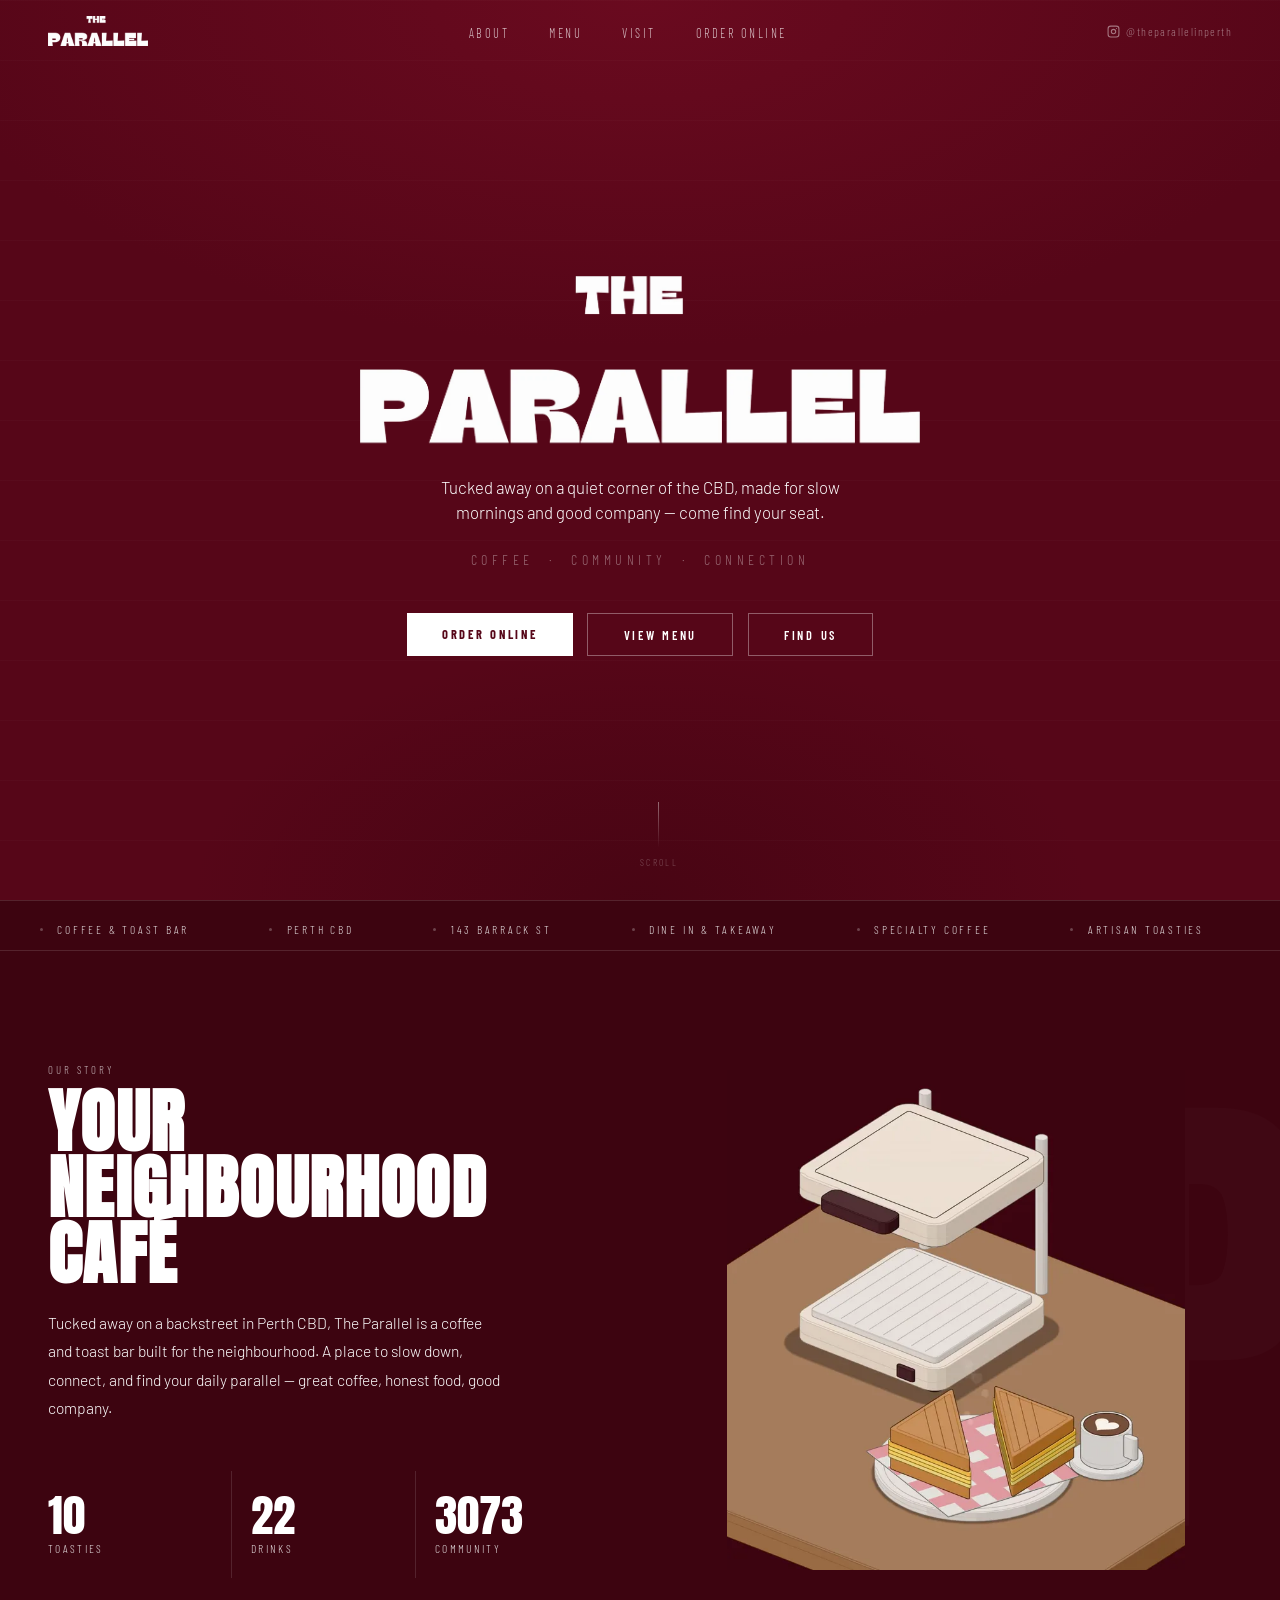
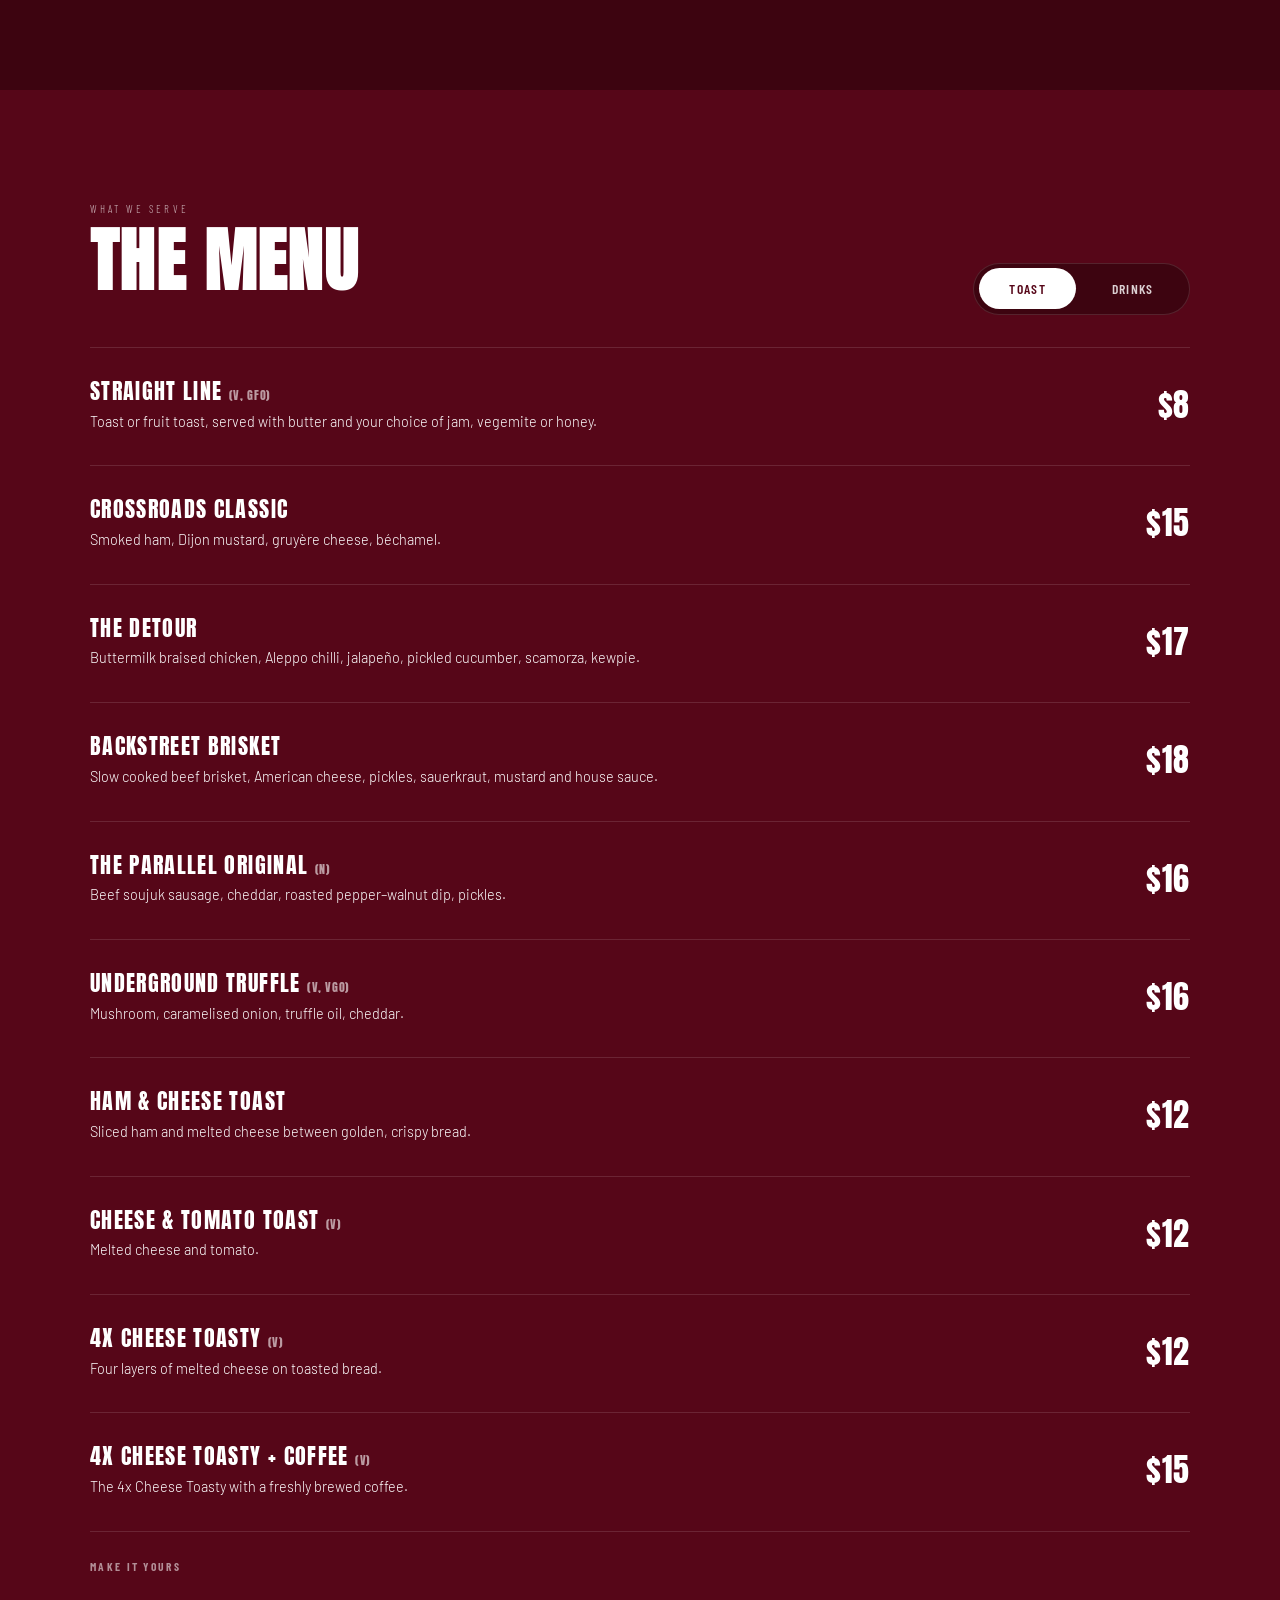
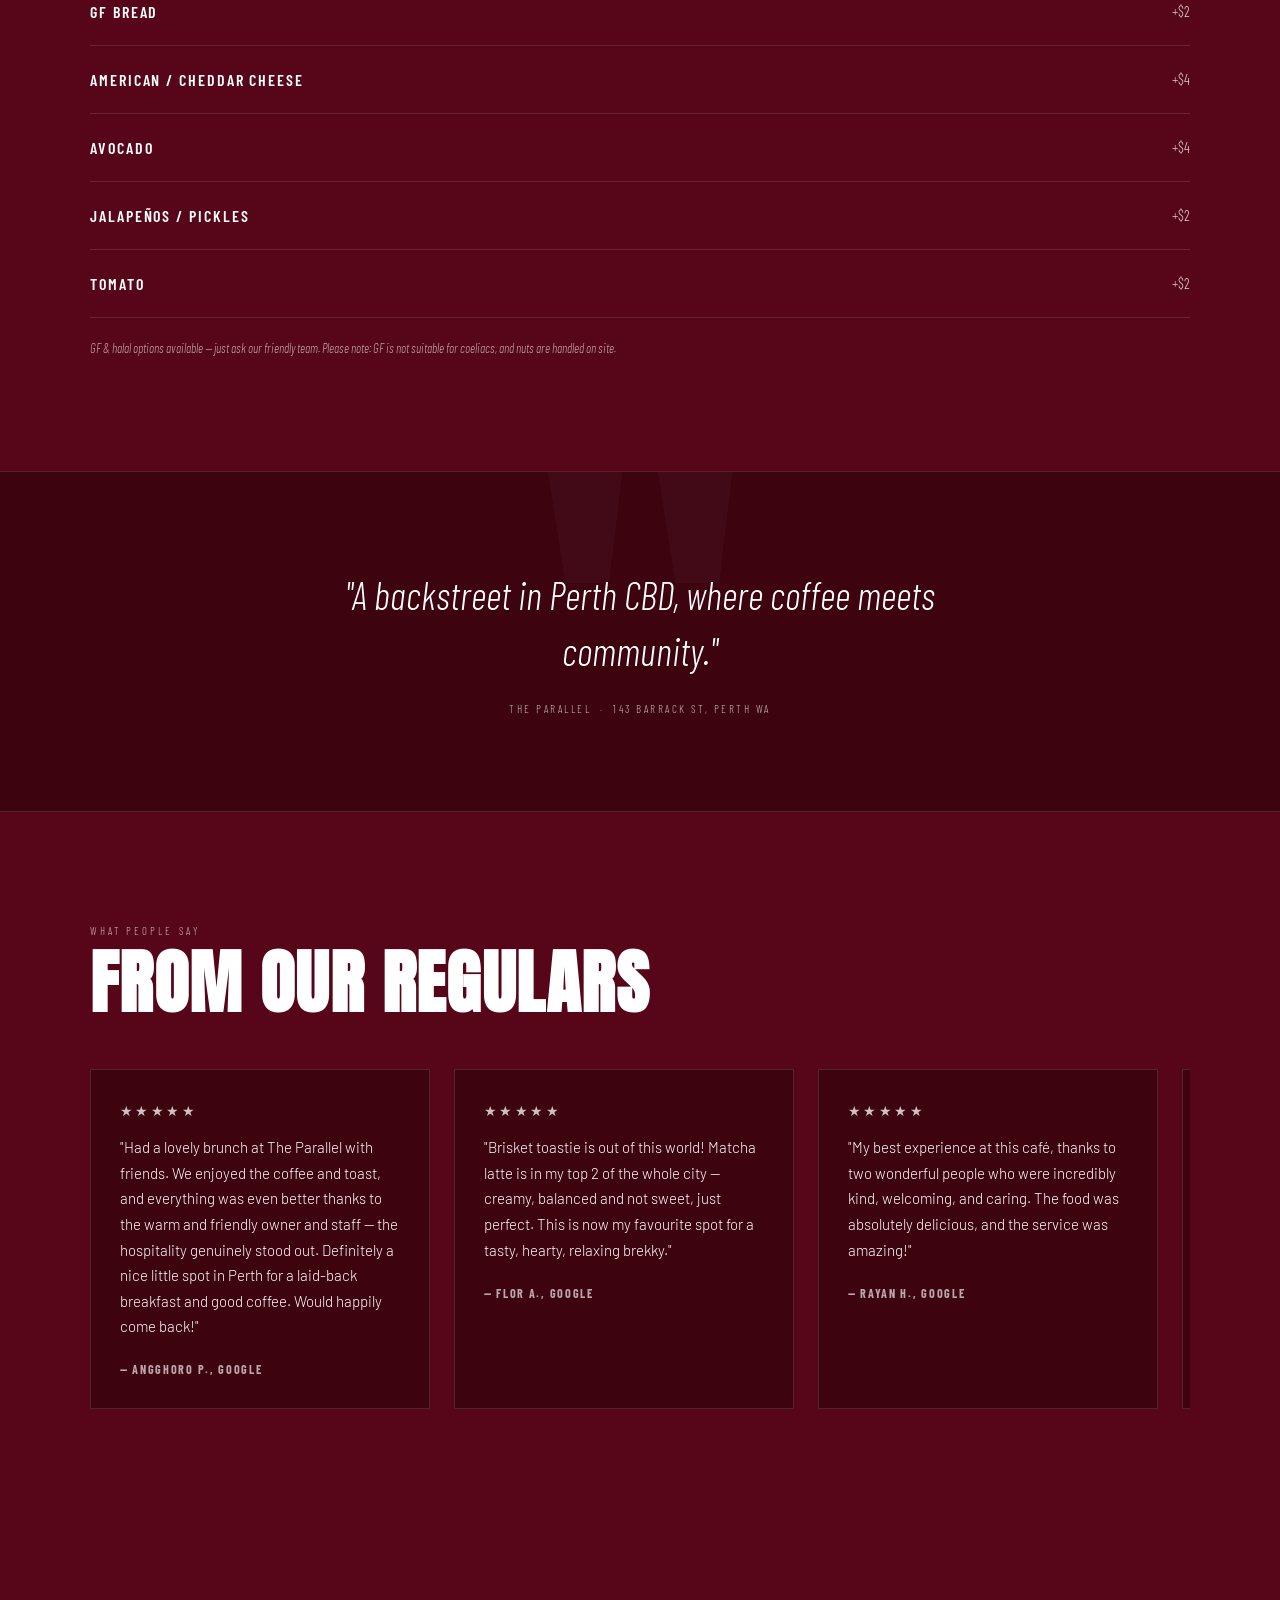
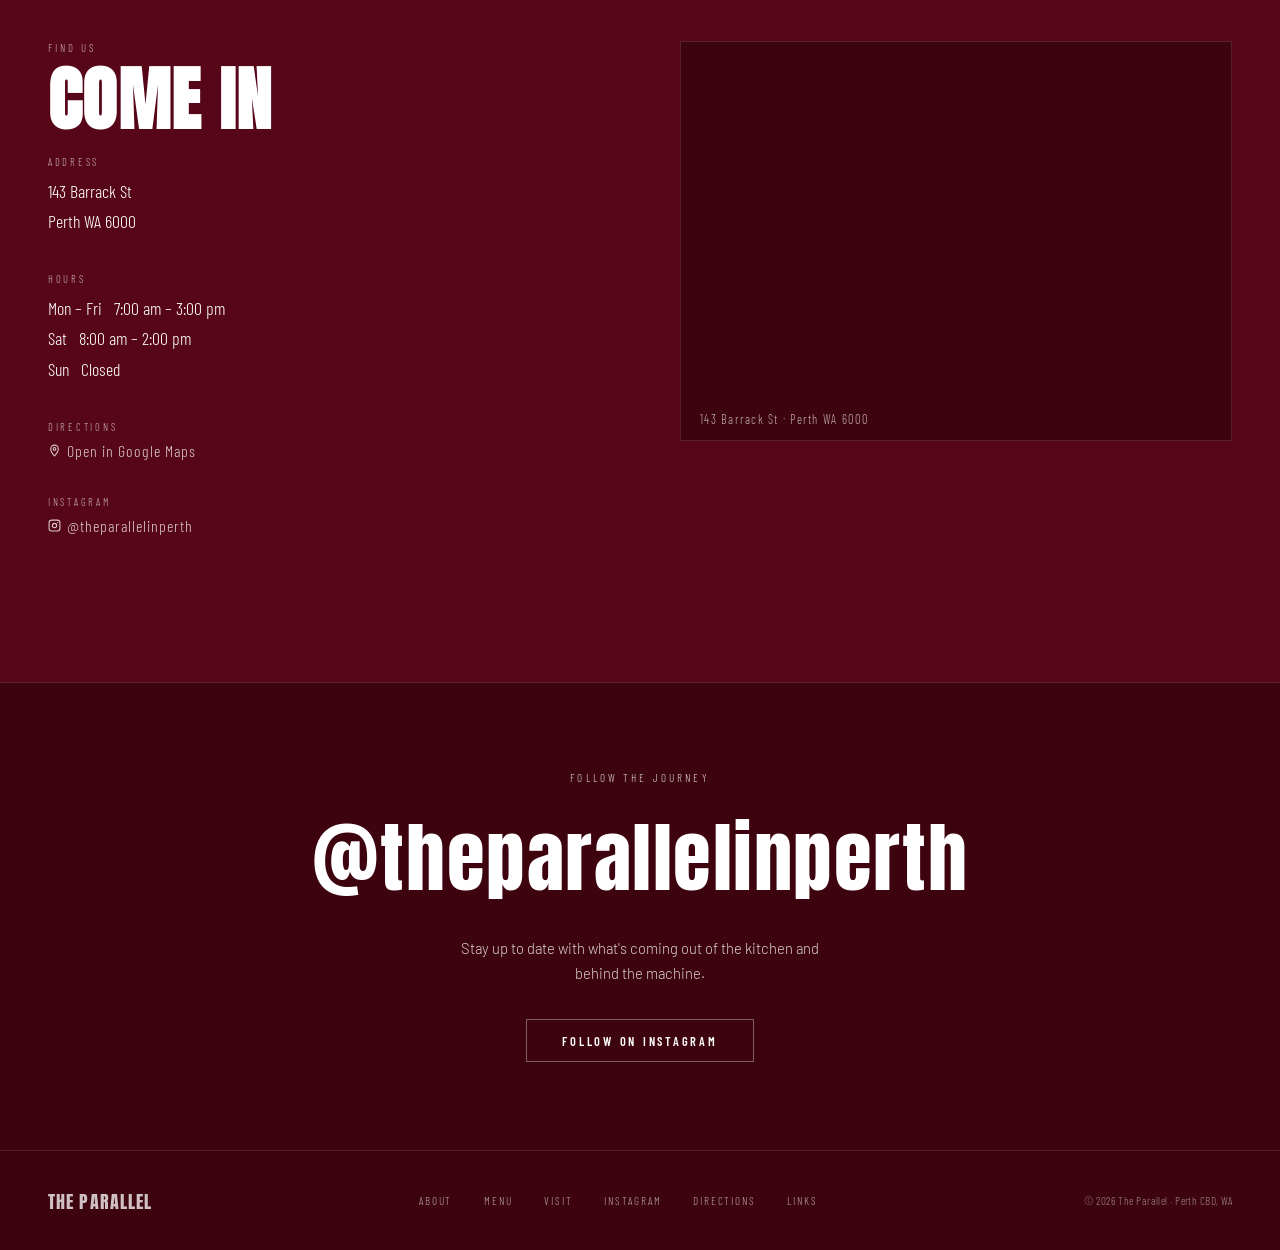
<file: index.html>
<!DOCTYPE html>
<html lang="en">
<head>
  <meta charset="UTF-8" />
  <meta name="viewport" content="width=device-width, initial-scale=1.0" />
  <title>The Parallel — Coffee & Toast Bar, Perth CBD</title>
  <meta name="google-site-verification" content="RcFF8YAbSzO_ugZBSdO6qDhbDFl3IJp9bPpXlr9yNxs" />
  <meta name="description" content="The Parallel is a coffee and toast bar tucked away on a backstreet in Perth CBD — 143 Barrack St. Great coffee, honest food, good company. Now open." />
  <link rel="canonical" href="https://theparallel.com.au/" />

  <meta property="og:type" content="website" />
  <meta property="og:site_name" content="The Parallel" />
  <meta property="og:title" content="The Parallel — Coffee & Toast Bar, Perth CBD" />
  <meta property="og:description" content="A coffee and toast bar tucked away on a backstreet in Perth CBD — 143 Barrack St. Great coffee, honest food, good company. Now open." />
  <meta property="og:url" content="https://theparallel.com.au/" />
  <meta property="og:image" content="https://theparallel.com.au/images/mascot.webp" />
  <meta property="og:image:width" content="1200" />
  <meta property="og:image:height" content="954" />
  <meta property="og:locale" content="en_AU" />

  <meta name="twitter:card" content="summary_large_image" />
  <meta name="twitter:title" content="The Parallel — Coffee & Toast Bar, Perth CBD" />
  <meta name="twitter:description" content="A coffee and toast bar tucked away on a backstreet in Perth CBD — 143 Barrack St. Great coffee, honest food, good company. Now open." />
  <meta name="twitter:image" content="https://theparallel.com.au/images/mascot.webp" />

  <script type="application/ld+json">
  {
    "@context": "https://schema.org",
    "@type": "CafeOrCoffeeShop",
    "name": "The Parallel",
    "image": "https://theparallel.com.au/images/mascot.webp",
    "url": "https://theparallel.com.au/",
    "address": {
      "@type": "PostalAddress",
      "streetAddress": "143 Barrack St",
      "addressLocality": "Perth",
      "addressRegion": "WA",
      "postalCode": "6000",
      "addressCountry": "AU"
    },
    "geo": {
      "@type": "GeoCoordinates",
      "latitude": -31.9526,
      "longitude": 115.8610
    },
    "openingHoursSpecification": [
      {
        "@type": "OpeningHoursSpecification",
        "dayOfWeek": ["Monday", "Tuesday", "Wednesday", "Thursday", "Friday"],
        "opens": "07:00",
        "closes": "15:00"
      },
      {
        "@type": "OpeningHoursSpecification",
        "dayOfWeek": ["Saturday"],
        "opens": "08:00",
        "closes": "14:00"
      }
    ],
    "servesCuisine": "Coffee, Toasties",
      "hasMenu": "https://theparallel.com.au/#menu",
      "acceptsReservations": false,
    "priceRange": "$$",
    "sameAs": [
      "https://www.instagram.com/theparallelinperth",
      "https://www.google.com/maps?cid=2105697001141110916"
    ]
  }
  </script>

  <link rel="preconnect" href="https://fonts.googleapis.com" />
  <link rel="preconnect" href="https://fonts.gstatic.com" crossorigin />
  <link href="https://fonts.googleapis.com/css2?family=Anton&family=Barlow+Condensed:ital,wght@0,300;0,400;0,600;0,700;1,300&family=Barlow:wght@300;400;500&display=swap" rel="stylesheet" />
  <style>
    *, *::before, *::after { box-sizing: border-box; margin: 0; padding: 0; }
    :root {
      --paper:          #560618;
      --paper-dark:     #3D0410;
      --paper-mid:      #720C22;
      --paper-dark-rgb: 61,4,16;
      --paper-mid-rgb:  114,12,34;
      --ink:            #FFFFFF;
      --ink-rgb:        255,255,255;
      --muted:          rgba(var(--ink-rgb),0.82);
      --border:         rgba(var(--ink-rgb),0.12);
    }
    html { scroll-behavior: smooth; }
    body {
      background: var(--paper);
      color: var(--ink);
      font-family: 'Barlow', sans-serif;
      font-weight: 300;
      overflow-x: hidden;
    }

    /* NAV */
    nav {
      position: fixed; top: 0; left: 0; right: 0; z-index: 100;
      display: flex; align-items: center; justify-content: space-between;
      padding: 1rem 3rem;
      border-bottom: 1px solid transparent;
      transition: background .4s, border-color .4s;
    }
    nav.scrolled {
      background: rgba(var(--paper-dark-rgb),.96);
      backdrop-filter: blur(14px);
      border-bottom-color: var(--border);
    }
    .nav-logo { display:flex; align-items:center; text-decoration:none; }
    .nav-logo img { height:30px; width:auto; display:block; }
    .nav-links { display:flex; gap:2.5rem; list-style:none; }
    .nav-links a {
      font-family:'Barlow Condensed',sans-serif;
      font-size:.78rem; letter-spacing:.2em; text-transform:uppercase;
      color:rgba(var(--ink-rgb),.7); text-decoration:none; transition:color .2s;
    }
    .nav-links a:hover { color:var(--ink); }
    .nav-insta {
      display:flex; align-items:center; gap:.4rem;
      font-family:'Barlow Condensed',sans-serif;
      font-size:.73rem; letter-spacing:.12em;
      color:rgba(var(--ink-rgb),.45); text-decoration:none; transition:color .2s;
    }
    .nav-insta:hover { color:var(--ink); }

    /* HERO */
    .hero {
      min-height:100vh;
      display:flex; flex-direction:column; align-items:center; justify-content:center;
      text-align:center; padding:7rem 2rem 5rem;
      position:relative; overflow:hidden;
      background:var(--paper);
    }
    .hero::before {
      content:''; position:absolute; inset:0; pointer-events:none;
      background:
        radial-gradient(ellipse 80% 55% at 50% 0%, rgba(var(--paper-mid-rgb),.7) 0%, transparent 70%),
        radial-gradient(ellipse 50% 40% at 50% 100%, rgba(var(--paper-dark-rgb),.55) 0%, transparent 70%);
    }
    .hero::after {
      content:''; position:absolute; inset:0; pointer-events:none;
      background:repeating-linear-gradient(
        0deg, transparent, transparent 59px,
        rgba(var(--ink-rgb),.018) 59px, rgba(var(--ink-rgb),.018) 60px
      );
    }
    .hero-h1 { margin: 0; font-size: inherit; line-height: 0; }
    .sr-only { position: absolute; width: 1px; height: 1px; overflow: hidden; clip: rect(0 0 0 0); white-space: nowrap; }
    .hero-logo {
      width:min(560px,82vw); height:auto;
      position:relative; z-index:1;
      margin-bottom:2rem;
      opacity:0; animation:fadeDown 1s .3s cubic-bezier(.16,1,.3,1) forwards;
    }
    .hero-badge {
      font-family:'Barlow Condensed',sans-serif;
      font-size:clamp(.62rem,1.6vw,.72rem); font-weight:600; letter-spacing:.24em; text-transform:uppercase;
      color:var(--ink);
      background:rgba(var(--ink-rgb),.10);
      border:1px solid rgba(var(--ink-rgb),.3);
      border-radius:999px;
      padding:.5rem 1.3rem;
      margin-bottom:1.1rem;
      position:relative; z-index:1; display:inline-block;
      opacity:0; animation:fadeUp .8s .5s forwards;
    }
    .hero-opening-line {
      font-size:clamp(.92rem,2.2vw,1.05rem); line-height:1.5;
      color:var(--ink); max-width:420px; margin:0 auto 1.6rem;
      position:relative; z-index:1;
      opacity:0; animation:fadeUp .8s .6s forwards;
    }
    .hero-tagline {
      font-family:'Barlow Condensed',sans-serif;
      font-size:clamp(.7rem,2vw,.88rem); letter-spacing:.32em; text-transform:uppercase;
      color:rgba(var(--ink-rgb),.38);
      margin-bottom:2.8rem; position:relative; z-index:1;
      opacity:0; animation:fadeUp .8s .7s forwards;
    }
    .hero-btns {
      display:flex; gap:.9rem; flex-wrap:wrap; justify-content:center;
      position:relative; z-index:1;
      opacity:0; animation:fadeUp .8s .95s forwards;
    }
    .btn-primary {
      padding:.85rem 2.2rem; background:var(--ink); color:var(--paper);
      font-family:'Barlow Condensed',sans-serif; font-size:.78rem; font-weight:700;
      letter-spacing:.22em; text-transform:uppercase;
      text-decoration:none; display:inline-block;
      transition:opacity .2s, transform .2s;
    }
    .btn-primary:hover { opacity:.88; transform:translateY(-2px); }
    .btn-ghost {
      padding:.85rem 2.2rem; border:1px solid rgba(var(--ink-rgb),.35); color:var(--ink);
      font-family:'Barlow Condensed',sans-serif; font-size:.78rem; font-weight:600;
      letter-spacing:.22em; text-transform:uppercase;
      text-decoration:none; display:inline-block;
      transition:border-color .2s, background .2s;
    }
    .btn-ghost:hover { border-color:var(--ink); background:rgba(var(--ink-rgb),.06); }
    .hero-scroll {
      position:absolute; bottom:2rem; left:50%; transform:translateX(-50%);
      display:flex; flex-direction:column; align-items:center; gap:.5rem; z-index:1;
      opacity:0; animation:fadeUp 1s 1.5s forwards;
    }
    .scroll-line {
      width:1px; height:46px;
      background:linear-gradient(to bottom, rgba(var(--ink-rgb),.4), transparent);
      animation:scrollAnim 2s ease-in-out infinite;
    }
    .scroll-text {
      font-family:'Barlow Condensed',sans-serif;
      font-size:.6rem; letter-spacing:.24em; text-transform:uppercase;
      color:rgba(var(--ink-rgb),.28);
    }

    /* TICKER */
    .ticker {
      background:var(--paper-dark);
      border-top:1px solid var(--border); border-bottom:1px solid var(--border);
      padding:.85rem 0; overflow:hidden;
    }
    .ticker-track { display:inline-flex; white-space:nowrap; animation:ticker 28s linear infinite; }
    .t-item {
      display:inline-flex; align-items:center; gap:.9rem; padding:0 2.5rem;
      font-family:'Barlow Condensed',sans-serif;
      font-size:.72rem; letter-spacing:.24em; text-transform:uppercase; color:var(--muted);
    }
    .t-dot { width:3px; height:3px; border-radius:50%; background:rgba(var(--ink-rgb),.25); flex-shrink:0; }

    /* SHARED */
    .eyebrow {
      display:block; font-family:'Barlow Condensed',sans-serif;
      font-size:.68rem; letter-spacing:.28em; text-transform:uppercase;
      color:rgba(var(--ink-rgb),.68); margin-bottom:.75rem;
    }
    .section-heading {
      font-family:'Anton',sans-serif;
      font-size:clamp(2.4rem,5.5vw,4.8rem);
      letter-spacing:.02em; line-height:.94; color:var(--ink);
      margin-bottom:1.4rem;
    }
    .body-copy { font-size:.98rem; line-height:1.82; color:var(--ink); max-width:460px; }

    /* ABOUT */
    .about {
      padding:7rem 3rem; background:var(--paper-dark);
      position:relative; overflow:hidden;
    }
    .about::before {
      content:'TP'; position:absolute; font-family:'Anton',sans-serif;
      font-size:38vw; color:rgba(var(--ink-rgb),.016);
      right:-3vw; top:50%; transform:translateY(-50%);
      line-height:1; pointer-events:none; user-select:none;
    }
    .about-grid {
      display:grid; grid-template-columns:1fr 1fr; gap:5rem;
      align-items:center; max-width:1200px; margin:0 auto;
      position:relative; z-index:1;
    }
    .pillars { display:grid; grid-template-columns:repeat(3,1fr); margin-top:3rem; }
    .pillar {
      padding:1.4rem 0; border-right:1px solid var(--border);
      padding-right:1.2rem; padding-left:1.2rem;
    }
    .pillar:first-child { padding-left:0; }
    .pillar:last-child { border-right:none; }
    .p-num { font-family:'Anton',sans-serif; font-size:2.8rem; color:var(--ink); line-height:1; margin-bottom:.2rem; }
    .p-lbl { font-family:'Barlow Condensed',sans-serif; font-size:.72rem; letter-spacing:.2em; text-transform:uppercase; color:var(--muted); }
    a.pillar { text-decoration:none; display:block; transition:opacity .2s; }
    a.pillar:hover { opacity:.7; }
    .about-visual { position:relative; height:500px; }
    .av-main { position:absolute; top:0; left:0; width:84%; height:88%; background:var(--paper-mid); overflow:hidden; }
    .av-main img, .av-main video { width:100%; height:100%; object-fit:contain; opacity:1; filter:none; display:block; }
    /* The toastie + coffee scene, drawn on the section's own colour. */
    .av-main.av-video { background:none; width:100%; height:100%; }
    .av-video ~ .av-box { display:none; }
    .av-main.av-video video {
      width:auto; max-width:100%; aspect-ratio:720/786; margin:0 auto; object-fit:cover; pointer-events:none;
    }
    .av-box {
      position:absolute; bottom:0; left:0; width:46%; height:37%;
      background:var(--paper); border:1px solid var(--border);
      display:flex; flex-direction:column; align-items:center; justify-content:center;
      text-align:center; padding:1.2rem;
    }
    .av-box-title { font-family:'Anton',sans-serif; font-size:1.5rem; line-height:1.1; color:var(--ink); }
    .av-box-sub { font-family:'Barlow Condensed',sans-serif; font-size:.68rem; letter-spacing:.2em; text-transform:uppercase; color:var(--muted); margin-top:.45rem; }

    /* MENU */
    .menu-section { padding:7rem 3rem; background:var(--paper); }
    .menu-inner { max-width:1100px; margin:0 auto; }
    .menu-top {
      display:flex; align-items:flex-end; justify-content:space-between;
      padding-bottom:2rem; border-bottom:1px solid var(--border);
    }
    .tab-group {
      display:flex; gap:.3rem; background:var(--paper-dark);
      border:1px solid var(--border); border-radius:999px; padding:.3rem;
    }
    .tab-btn {
      padding:.75rem 1.9rem; position:relative; border-radius:999px;
      font-family:'Barlow Condensed',sans-serif; font-size:.85rem; font-weight:600; letter-spacing:.1em; text-transform:uppercase;
      background:transparent; border:none; color:var(--muted);
      cursor:pointer; transition:all .2s;
    }
    .tab-btn.active { background:var(--ink); color:var(--paper); }
    .tab-btn:not(.active):hover { background:rgba(var(--ink-rgb),.14); color:var(--ink); }

    .toast-list { display:none; }
    .toast-list.active { display:block; }
    .toast-item {
      display:grid; grid-template-columns:1fr auto; gap:1.5rem;
      padding:2rem 0; border-bottom:1px solid var(--border); align-items:start;
      transition:padding .15s, background .15s;
    }
    a.toast-item { color:inherit; text-decoration:none; cursor:pointer; }
    .toast-item:hover { background:rgba(var(--ink-rgb),.03); padding-left:.8rem; padding-right:.8rem; margin:0 -.8rem; }

    /* ── MENU ITEM NAME: solid white ── */
    .item-name {
      font-family:'Anton',sans-serif;
      font-size:1.4rem; letter-spacing:.06em; text-transform:uppercase;
      color: var(--ink);
      -webkit-text-stroke: 0;
      text-stroke: 0;
      margin-bottom:.45rem; line-height:1;
    }
    .item-desc { font-size:.9rem; line-height:1.65; color:var(--ink); }
    .item-price {
      font-family:'Anton',sans-serif; font-size:2rem;
      color: var(--ink);
      white-space:nowrap; letter-spacing:.02em;
    }

    .coffee-list { display:none; }
    .coffee-list.active { display:grid; grid-template-columns:repeat(auto-fill,minmax(250px,1fr)); }
    .coffee-item {
      display:flex; align-items:center; justify-content:space-between; gap:1rem;
      padding:1.5rem 0; border-bottom:1px solid var(--border);
    }
    .menu-coming-soon { padding:3.5rem 1rem; text-align:center; grid-column:1/-1; }
    .mcs-text {
      font-family:'Barlow Condensed',sans-serif; font-style:italic; font-weight:300;
      font-size:1.2rem; line-height:1.65; color:var(--ink); max-width:480px; margin:0 auto;
    }
    .menu-group-label {
      font-family:'Barlow Condensed',sans-serif; font-size:.72rem; font-weight:700;
      letter-spacing:.2em; text-transform:uppercase; color:rgba(var(--ink-rgb),.55);
      grid-column:1/-1; padding:1.7rem 0 .3rem;
    }
    .menu-group-label:first-child { padding-top:0; }
    .menu-footnote {
      grid-column:1/-1; font-family:'Barlow Condensed',sans-serif; font-size:.8rem;
      font-style:italic; color:rgba(var(--ink-rgb),.62); padding-top:1.3rem; line-height:1.6;
    }
    .c-name { font-family:'Barlow Condensed',sans-serif; font-size:1rem; font-weight:600; letter-spacing:.12em; text-transform:uppercase; color:var(--ink); }
    .c-price { font-family:'Barlow Condensed',sans-serif; font-size:.9rem; color:var(--muted); white-space:nowrap; }

    /* QUOTE */
    .quote-band {
      background:var(--paper-dark); padding:6rem 3rem; text-align:center;
      position:relative; overflow:hidden;
      border-top:1px solid var(--border); border-bottom:1px solid var(--border);
    }
    .quote-band::before {
      content:'"'; position:absolute; font-family:'Anton',sans-serif; font-size:32rem;
      color:rgba(var(--ink-rgb),.022); top:-5rem; left:50%; transform:translateX(-50%);
      line-height:1; pointer-events:none; user-select:none;
    }
    .q-text {
      font-family:'Barlow Condensed',sans-serif; font-style:italic; font-weight:300;
      font-size:clamp(1.35rem,3.2vw,2.4rem); line-height:1.45; color:var(--ink);
      max-width:680px; margin:0 auto 1.4rem; position:relative; z-index:1;
    }
    .q-attr {
      font-family:'Barlow Condensed',sans-serif; font-size:.7rem; letter-spacing:.22em;
      text-transform:uppercase; color:rgba(var(--ink-rgb),.68); position:relative; z-index:1;
    }

    /* TESTIMONIALS */
    .testimonials-section { padding:7rem 3rem; background:var(--paper); }
    .testimonials-inner { max-width:1100px; margin:0 auto; }
    .testimonial-track {
      display:flex; gap:1.5rem; overflow-x:auto; scroll-snap-type:x mandatory;
      padding:2rem 0 .5rem; margin-top:.5rem; -webkit-overflow-scrolling:touch;
    }
    .testimonial-track::-webkit-scrollbar { height:5px; }
    .testimonial-track::-webkit-scrollbar-thumb { background:rgba(var(--ink-rgb),.22); border-radius:99px; }
    .testimonial-card {
      scroll-snap-align:start; flex:0 0 min(340px,85%);
      background:var(--paper-dark); border:1px solid var(--border);
      padding:2rem 1.8rem;
    }
    .tc-stars { font-size:.85rem; letter-spacing:.18em; color:rgba(var(--ink-rgb),.75); margin-bottom:1rem; }
    .tc-text { font-size:.94rem; line-height:1.7; color:var(--ink); margin-bottom:1.4rem; }
    .tc-name { font-family:'Barlow Condensed',sans-serif; font-size:.76rem; font-weight:700; letter-spacing:.14em; text-transform:uppercase; color:rgba(var(--ink-rgb),.65); }
    .testimonial-card.placeholder-card { text-align:center; display:flex; align-items:center; justify-content:center; }
    .testimonial-card.placeholder-card .tc-text { font-style:italic; color:rgba(var(--ink-rgb),.72); margin-bottom:0; }

    /* VISIT */
    .visit { padding:7rem 3rem; background:var(--paper); }
    .visit-grid { display:grid; grid-template-columns:1fr 1fr; gap:5rem; align-items:start; max-width:1200px; margin:0 auto; }
    .info-block { margin-bottom:2.2rem; }
    .info-lbl { font-family:'Barlow Condensed',sans-serif; font-size:.66rem; letter-spacing:.26em; text-transform:uppercase; color:rgba(var(--ink-rgb),.68); margin-bottom:.5rem; }
    .info-val { font-family:'Barlow Condensed',sans-serif; font-size:1.12rem; line-height:1.7; color:var(--ink); }
    .info-link {
      display:inline-flex; align-items:center; gap:.4rem;
      font-family:'Barlow Condensed',sans-serif; font-size:1rem; letter-spacing:.06em;
      color:rgba(var(--ink-rgb),.78); text-decoration:none; transition:color .2s;
    }
    .info-link:hover { color:var(--ink); }
    .map-box { height:400px; background:var(--paper-dark); border:1px solid var(--border); overflow:hidden; position:relative; }
    .map-box iframe { width:100%; height:100%; border:none; }
    .map-caption {
      position:absolute; bottom:0; left:0; right:0; padding:.9rem 1.2rem;
      background:linear-gradient(to top, rgba(var(--paper-dark-rgb),.95), transparent); pointer-events:none;
    }
    .map-caption p { font-family:'Barlow Condensed',sans-serif; font-size:.78rem; letter-spacing:.1em; color:rgba(var(--ink-rgb),.65); }

    /* INSTAGRAM */
    .insta-section { background:var(--paper-dark); border-top:1px solid var(--border); padding:5.5rem 3rem; text-align:center; }
    .insta-eyebrow { font-family:'Barlow Condensed',sans-serif; font-size:.7rem; letter-spacing:.28em; text-transform:uppercase; color:var(--muted); margin-bottom:1rem; }
    .insta-handle { font-family:'Anton',sans-serif; font-size:clamp(2rem,6vw,5.5rem); color:var(--ink); letter-spacing:.02em; display:block; text-decoration:none; margin-bottom:1.3rem; transition:opacity .2s; }
    .insta-handle:hover { opacity:.78; }
    .insta-sub { font-size:.92rem; color:var(--muted); max-width:380px; margin:0 auto 2rem; line-height:1.75; }

    /* FOOTER */
    footer { background:var(--paper-dark); border-top:1px solid var(--border); padding:2.2rem 3rem; display:flex; align-items:center; justify-content:space-between; }
    .f-logo { font-family:'Anton',sans-serif; font-size:1.15rem; letter-spacing:.06em; color:rgba(var(--ink-rgb),.75); }
    .f-links { display:flex; gap:2rem; }
    .f-links a { font-family:'Barlow Condensed',sans-serif; font-size:.7rem; letter-spacing:.16em; text-transform:uppercase; color:rgba(var(--ink-rgb),.62); text-decoration:none; transition:color .2s; }
    .f-links a:hover { color:var(--ink); }
    .f-copy { font-family:'Barlow Condensed',sans-serif; font-size:.7rem; color:rgba(var(--ink-rgb),.5); letter-spacing:.04em; }

    /* ANIMATIONS */
    @keyframes fadeDown { from{opacity:0;transform:translateY(-22px)} to{opacity:1;transform:translateY(0)} }
    @keyframes fadeUp   { from{opacity:0;transform:translateY(22px)}  to{opacity:1;transform:translateY(0)} }
    @keyframes scrollAnim { 0%,100%{opacity:.45;transform:scaleY(1)} 50%{opacity:1;transform:scaleY(1.12)} }
    @keyframes ticker { from{transform:translateX(0)} to{transform:translateX(-50%)} }
    .reveal { opacity:0; transform:translateY(28px); transition:opacity .72s ease, transform .72s ease; }
    .reveal.visible { opacity:1; transform:translateY(0); }

    /* RESPONSIVE */
    @media(max-width:920px) {
      nav { padding:1rem 1.5rem; }
      .nav-links { display:none; }
      .about-grid, .visit-grid { grid-template-columns:1fr; gap:3rem; }
      .about-visual { height:380px; }
      .about, .menu-section, .visit, .quote-band, .testimonials-section, .insta-section { padding:5rem 1.5rem; }
      .menu-top { flex-direction:column; align-items:flex-start; gap:1.5rem; }
      .map-box { height:280px; }
      footer { flex-direction:column; gap:1.1rem; text-align:center; }
      .f-links { flex-wrap:wrap; justify-content:center; }
    }
  </style>
</head>
<body>

<!-- NAV -->
<nav id="nav">
  <a href="#home" class="nav-logo">
    <img src="images/logo.webp" alt="The Parallel" width="1200" height="359" />
  </a>
  <ul class="nav-links">
    <li><a href="#about">About</a></li>
    <li><a href="#menu">Menu</a></li>
    <li><a href="#visit">Visit</a></li>
    <li><a href="https://theparallelonline.square.site" target="_blank" rel="noopener">Order Online</a></li>
  </ul>
  <a href="https://www.instagram.com/theparallelinperth" target="_blank" class="nav-insta">
    <svg width="13" height="13" viewBox="0 0 24 24" fill="none" stroke="currentColor" stroke-width="2" stroke-linecap="round" stroke-linejoin="round"><rect x="2" y="2" width="20" height="20" rx="5"/><circle cx="12" cy="12" r="4"/><circle cx="17.5" cy="6.5" r="1" fill="currentColor" stroke="none"/></svg>
    @theparallelinperth
  </a>
</nav>

<!-- HERO -->
<section class="hero" id="home">
  <h1 class="hero-h1"><img src="images/logo.webp" alt="The Parallel" class="hero-logo" width="1200" height="359" /><span class="sr-only"> — Coffee &amp; Toast Bar in Perth CBD</span></h1>
  <p class="hero-opening-line">Tucked away on a quiet corner of the CBD, made for slow mornings and good company — come find your seat.</p>
  <p class="hero-tagline">Coffee &nbsp;·&nbsp; Community &nbsp;·&nbsp; Connection</p>
  <div class="hero-btns">
    <a href="https://theparallelonline.square.site" target="_blank" rel="noopener" class="btn-primary">Order Online</a>
    <a href="#menu" class="btn-ghost">View Menu</a>
    <a href="#visit" class="btn-ghost">Find Us</a>
  </div>
  <div class="hero-scroll">
    <div class="scroll-line"></div>
    <span class="scroll-text">Scroll</span>
  </div>
</section>

<!-- TICKER -->
<div class="ticker">
  <div class="ticker-track">
    <span class="t-item"><span class="t-dot"></span>Coffee &amp; Toast Bar</span>
    <span class="t-item"><span class="t-dot"></span>Perth CBD</span>
    <span class="t-item"><span class="t-dot"></span>143 Barrack St</span>
    <span class="t-item"><span class="t-dot"></span>Dine In &amp; Takeaway</span>
    <span class="t-item"><span class="t-dot"></span>Specialty Coffee</span>
    <span class="t-item"><span class="t-dot"></span>Artisan Toasties</span>
    <span class="t-item"><span class="t-dot"></span>Coffee &amp; Toast Bar</span>
    <span class="t-item"><span class="t-dot"></span>Perth CBD</span>
    <span class="t-item"><span class="t-dot"></span>143 Barrack St</span>
    <span class="t-item"><span class="t-dot"></span>Dine In &amp; Takeaway</span>
    <span class="t-item"><span class="t-dot"></span>Specialty Coffee</span>
    <span class="t-item"><span class="t-dot"></span>Artisan Toasties</span>
  </div>
</div>

<!-- ABOUT -->
<section class="about reveal" id="about">
  <div class="about-grid">
    <div>
      <span class="eyebrow">Our Story</span>
      <h2 class="section-heading">YOUR NEIGHBOURHOOD CAFÉ</h2>
      <p class="body-copy">Tucked away on a backstreet in Perth CBD, The Parallel is a coffee and toast bar built for the neighbourhood. A place to slow down, connect, and find your daily parallel — great coffee, honest food, good company.</p>
      <div class="pillars">
        <div class="pillar"><div class="p-num" id="toastiesCount">10</div><div class="p-lbl">Toasties</div></div>
        <div class="pillar"><div class="p-num" id="drinksCount">22</div><div class="p-lbl">Drinks</div></div>
        <a class="pillar" href="https://www.instagram.com/theparallelinperth" target="_blank" rel="noopener"><div class="p-num" id="communityCount">1</div><div class="p-lbl">Community</div></a>
      </div>
    </div>
    <div class="about-visual">
      <div class="av-main av-video" id="mascotBox">
        <video id="promoVideo" src="images/toastie-coffee.mp4" poster="images/toastie-coffee-poster.webp" autoplay muted loop playsinline disablepictureinpicture disableremoteplayback preload="auto" width="720" height="786" aria-hidden="true"></video>              </div>
      <div class="av-box">
        <div class="av-box-title">COFFEE<br/>&amp; TOAST<br/>BAR</div>
        <div class="av-box-sub">Perth CBD</div>
      </div>
    </div>
  </div>
</section>

<!-- MENU -->
<section class="menu-section reveal" id="menu">
  <div class="menu-inner">
    <div class="menu-top">
      <div>
        <span class="eyebrow">What We Serve</span>
        <h2 class="section-heading">THE MENU</h2>
      </div>
      <div class="tab-group">
        <button class="tab-btn active" onclick="switchTab('toast',this)">Toast</button>
        <button class="tab-btn" onclick="switchTab('coffee',this)">Drinks</button>
      </div>
    </div>

    <div class="toast-list active" id="tab-toast">
      <a class="toast-item" href="https://square.link/u/AZRVpqYt" target="_blank" rel="noopener">
        <div>
          <div class="item-name">Straight Line <span style="font-size:.55em;opacity:.6;letter-spacing:.05em;">(V, GFO)</span></div>
          <div class="item-desc">Toast or fruit toast, served with butter and your choice of jam, vegemite or honey.</div>
        </div>
        <div class="item-price" data-sq="Straight Line">$8</div>
      </a>
      <a class="toast-item" href="https://square.link/u/VolMohMI" target="_blank" rel="noopener">
        <div>
          <div class="item-name">Crossroads Classic</div>
          <div class="item-desc">Smoked ham, Dijon mustard, gruyère cheese, béchamel.</div>
        </div>
        <div class="item-price" data-sq="Crossroads Classic">$15</div>
      </a>
      <a class="toast-item" href="https://square.link/u/0Qxf0xkm" target="_blank" rel="noopener">
        <div>
          <div class="item-name">The Detour</div>
          <div class="item-desc">Buttermilk braised chicken, Aleppo chilli, jalapeño, pickled cucumber, scamorza, kewpie.</div>
        </div>
        <div class="item-price" data-sq="The Detour">$17</div>
      </a>
      <a class="toast-item" href="https://square.link/u/VJoQ9lF5" target="_blank" rel="noopener">
        <div>
          <div class="item-name">Backstreet Brisket</div>
          <div class="item-desc">Slow cooked beef brisket, American cheese, pickles, sauerkraut, mustard and house sauce.</div>
        </div>
        <div class="item-price" data-sq="Backstreet Brisket">$18</div>
      </a>
      <a class="toast-item" href="https://square.link/u/IsxIuSaC" target="_blank" rel="noopener">
        <div>
          <div class="item-name">The Parallel Original <span style="font-size:.55em;opacity:.6;letter-spacing:.05em;">(N)</span></div>
          <div class="item-desc">Beef soujuk sausage, cheddar, roasted pepper–walnut dip, pickles.</div>
        </div>
        <div class="item-price" data-sq="The Parallel Original">$16</div>
      </a>
      <a class="toast-item" href="https://square.link/u/R9bkGjWL" target="_blank" rel="noopener">
        <div>
          <div class="item-name">Underground Truffle <span style="font-size:.55em;opacity:.6;letter-spacing:.05em;">(V, VGO)</span></div>
          <div class="item-desc">Mushroom, caramelised onion, truffle oil, cheddar.</div>
        </div>
        <div class="item-price" data-sq="Underground Truffle">$16</div>
      </a>
      <a class="toast-item" href="https://theparallelonline.square.site" target="_blank" rel="noopener">
        <div>
          <div class="item-name">Ham &amp; Cheese Toast</div>
          <div class="item-desc">Sliced ham and melted cheese between golden, crispy bread.</div>
        </div>
        <div class="item-price" data-sq="Ham& Cheese Toast">$12</div>
      </a>
      <a class="toast-item" href="https://theparallelonline.square.site" target="_blank" rel="noopener">
        <div>
          <div class="item-name">Cheese &amp; Tomato Toast <span style="font-size:.55em;opacity:.6;letter-spacing:.05em;">(V)</span></div>
          <div class="item-desc">Melted cheese and tomato.</div>
        </div>
        <div class="item-price" data-sq="Cheese& Tomato Toast">$12</div>
      </a>
      <a class="toast-item" href="https://theparallelonline.square.site" target="_blank" rel="noopener">
        <div>
          <div class="item-name">4x Cheese Toasty <span style="font-size:.55em;opacity:.6;letter-spacing:.05em;">(V)</span></div>
          <div class="item-desc">Four layers of melted cheese on toasted bread.</div>
        </div>
        <div class="item-price" data-sq="4x cheese toasty">$12</div>
      </a>
      <a class="toast-item" href="https://theparallelonline.square.site" target="_blank" rel="noopener">
        <div>
          <div class="item-name">4x Cheese Toasty + Coffee <span style="font-size:.55em;opacity:.6;letter-spacing:.05em;">(V)</span></div>
          <div class="item-desc">The 4x Cheese Toasty with a freshly brewed coffee.</div>
        </div>
        <div class="item-price" data-sq="4x Cheese Toasty and Coffee Combo">$15</div>
      </a>

      <div class="menu-group-label">Make It Yours</div>
      <div class="coffee-item"><div class="c-name">GF Bread</div><div class="c-price">+$2</div></div>
      <div class="coffee-item"><div class="c-name">American / Cheddar Cheese</div><div class="c-price">+$4</div></div>
      <div class="coffee-item"><div class="c-name">Avocado</div><div class="c-price">+$4</div></div>
      <div class="coffee-item"><div class="c-name">Jalapeños / Pickles</div><div class="c-price">+$2</div></div>
      <div class="coffee-item"><div class="c-name">Tomato</div><div class="c-price">+$2</div></div>

      <p class="menu-footnote">GF &amp; halal options available — just ask our friendly team. Please note: GF is not suitable for coeliacs, and nuts are handled on site.</p>
    </div>

    <div class="coffee-list" id="tab-coffee">
      <div class="menu-group-label">Hot &nbsp;<span style="opacity:.6;font-weight:400;">— S 8oz / L 12oz</span></div>
      <div class="coffee-item"><div class="c-name">Espresso / Double Espresso</div><div class="c-price" data-sq="Single espresso|Double Espresso" data-fmt="each">$4.0 / $4.5</div></div>
      <div class="coffee-item"><div class="c-name">Flat White / Latte / Cappuccino</div><div class="c-price" data-sq="Flat White,Latte,Cappuccino" data-fmt="sl">$5.5 / $6.5</div></div>
      <div class="coffee-item"><div class="c-name">Long Black</div><div class="c-price" data-sq="Long Black" data-fmt="sl">$5.5 / $6.0</div></div>
      <div class="coffee-item"><div class="c-name">Long Macchiato</div><div class="c-price" data-sq="Long Macchiato" data-fmt="sl">$6.0 / $6.5</div></div>
      <div class="coffee-item"><div class="c-name">Piccolo / Traditional Mac</div><div class="c-price" data-sq="Piccolo,Traditional Mac">$5.1</div></div>
      <div class="coffee-item"><div class="c-name">Hot Chocolate</div><div class="c-price" data-sq="Hot Chocolate" data-fmt="sl">$5.5 / $6.2</div></div>
      <div class="coffee-item"><div class="c-name">Chai / Mocha</div><div class="c-price" data-sq="Chai Latte,Mocha" data-fmt="sl">$6.0 / $6.7</div></div>
      <div class="coffee-item"><div class="c-name">Matcha</div><div class="c-price" data-sq="Matcha" data-fmt="sl">$6.5 / $7.2</div></div>
      <div class="coffee-item"><div class="c-name">Turkish Coffee</div><div class="c-price" data-sq="Turkish Coffee" data-fmt="sl">$5.5 / $6.0</div></div>
      <div class="coffee-item"><div class="c-name">Black / Peppermint / Chamomile Tea</div><div class="c-price" data-sq="English Breakfast,Peppermint,Chamomile" data-fmt="sl">$5.5 / $6.5</div></div>
      <div class="coffee-item"><div class="c-name">Turkish Tea</div><div class="c-price" data-sq="Turkish tea" data-fmt="sl">$4.5 / $6.0</div></div>
      <div class="coffee-item"><div class="c-name">Babycino</div><div class="c-price" data-sq="Babycino">$2.5</div></div>

      <p class="menu-footnote">Alt. milk, extra shot, decaf or syrups +$0.8</p>

      <div class="menu-group-label">Iced &amp; More</div>
      <div class="coffee-item"><div class="c-name">Iced Latte</div><div class="c-price" data-sq="Iced Latte">$7.0</div></div>
      <div class="coffee-item"><div class="c-name">Iced Long Black</div><div class="c-price" data-sq="Iced Long Black">$6.8</div></div>
      <div class="coffee-item"><div class="c-name">Iced Chai / Choc / Mocha</div><div class="c-price" data-sq="Iced Chai,Iced Chocolate,Iced Mocha">$7.2</div></div>
      <div class="coffee-item"><div class="c-name">Iced Matcha</div><div class="c-price" data-sq="Iced Matcha">$8.0</div></div>
      <div class="coffee-item"><div class="c-name">Iced Strawberry Matcha</div><div class="c-price" data-sq="Iced Strawberry Matcha">$10.0</div></div>
      <div class="coffee-item"><div class="c-name">Vanilla Cold Foam</div><div class="c-price">+$3</div></div>
      <div class="coffee-item"><div class="c-name">Cold Brew</div><div class="c-price" data-sq="Cold Brew">$7.0</div></div>
      <div class="coffee-item"><div class="c-name">Coke / Coke Zero</div><div class="c-price">$4.5</div></div>
      <div class="coffee-item"><div class="c-name">Dr Pepper</div><div class="c-price" data-sq="Dr Pepper">$5.5</div></div>
      <div class="coffee-item"><div class="c-name">Orange Juice</div><div class="c-price" data-sq="Orange Juice">$7.0</div></div>
      <div class="coffee-item"><div class="c-name">San Pellegrino</div><div class="c-price" data-sq="San Pellegrino Aranciata Rossa,San Pellegrino Chinotto,San Pellegrino- Melograno Arancia">$4.5</div></div>
      <div class="coffee-item"><div class="c-name">Soda Water</div><div class="c-price" data-sq="Soda water Sparkling">$4.5</div></div>
    </div>
  </div>
</section>

<!-- QUOTE -->
<div class="quote-band reveal">
  <p class="q-text">"A backstreet in Perth CBD, where coffee meets community."</p>
  <p class="q-attr">The Parallel &nbsp;·&nbsp; 143 Barrack St, Perth WA</p>
</div>

<!-- TESTIMONIALS — real Google reviews, hand-picked by Nicolás (29 ago 2026).
     To add another one later: duplicate a .testimonial-card block in the track below. -->
<section class="testimonials-section reveal" id="reviews">
  <div class="testimonials-inner">
    <span class="eyebrow">What People Say</span>
    <h2 class="section-heading">FROM OUR REGULARS</h2>
    <div class="testimonial-track">
      <div class="testimonial-card">
        <div class="tc-stars">★★★★★</div>
        <p class="tc-text">"Had a lovely brunch at The Parallel with friends. We enjoyed the coffee and toast, and everything was even better thanks to the warm and friendly owner and staff — the hospitality genuinely stood out. Definitely a nice little spot in Perth for a laid-back breakfast and good coffee. Would happily come back!"</p>
        <div class="tc-name">— Angghoro P., Google</div>
      </div>
      <div class="testimonial-card">
        <div class="tc-stars">★★★★★</div>
        <p class="tc-text">"Brisket toastie is out of this world! Matcha latte is in my top 2 of the whole city — creamy, balanced and not sweet, just perfect. This is now my favourite spot for a tasty, hearty, relaxing brekky."</p>
        <div class="tc-name">— Flor A., Google</div>
      </div>
      <div class="testimonial-card">
        <div class="tc-stars">★★★★★</div>
        <p class="tc-text">"My best experience at this café, thanks to two wonderful people who were incredibly kind, welcoming, and caring. The food was absolutely delicious, and the service was amazing!"</p>
        <div class="tc-name">— Rayan H., Google</div>
      </div>
      <div class="testimonial-card">
        <div class="tc-stars">★★★★★</div>
        <p class="tc-text">"Loved the Truffle Underground and the Turkish coffee... so good! The place is also so beautiful and cozy. Definitely one of my favourite specialty coffee spots in Perth. Highly recommend!"</p>
        <div class="tc-name">— Mariagracia T., Google</div>
      </div>
      <div class="testimonial-card">
        <div class="tc-stars">★★★★★</div>
        <p class="tc-text">"A beautiful little spot right in the heart of the city. If you're looking for a peaceful place to enjoy a good coffee and relax, this is definitely one of the best places — perfect for sitting back and enjoying your coffee."</p>
        <div class="tc-name">— Ozan K., Google</div>
      </div>
      <div class="testimonial-card">
        <div class="tc-stars">★★★★★</div>
        <p class="tc-text">"Such a cute little spot to grab a coffee. It was absolutely pouring rain outside but the courtyard managed to stay cosy and warm. I had the chicken toasty — pickled cucumber and jalapeños is pretty much all you need in life."</p>
        <div class="tc-name">— Rebecca J., Google</div>
      </div>
      <div class="testimonial-card">
        <div class="tc-stars">★★★★★</div>
        <p class="tc-text">"THE PLACE IS AMAZING! THE FOOD WAS SO GOOD — the latte and matcha was on the spot! Staff were so kind and always put a smile on their face the moment we arrived. We also tried the brownies and it was soooooo good! Please come here and enjoy the chillness of it all!"</p>
        <div class="tc-name">— Marlon T., Google</div>
      </div>
      <div class="testimonial-card">
        <div class="tc-stars">★★★★★</div>
        <p class="tc-text">"Great food, great ambience, great service. Highly recommend. The coffee was amazing and they had halal options! We rocked up at closing time and the owner was so nice and welcoming and accommodated us even though they were closing up."</p>
        <div class="tc-name">— Danni M., Google</div>
      </div>
      <div class="testimonial-card">
        <div class="tc-stars">★★★★★</div>
        <p class="tc-text">"Honestly, one of the best toasties I've ever had! The coffee was really good too, and the staff were so friendly and welcoming. Such a lovely little spot with great food, great coffee and genuinely lovely service. Will definitely be coming back!"</p>
        <div class="tc-name">— Selin A., Google</div>
      </div>
      <div class="testimonial-card">
        <div class="tc-stars">★★★★★</div>
        <p class="tc-text">"I tried the Underground Truffle — the toast was perfectly crisp with a rich, savory, aromatic mushroom filling. I also ordered the Backstreet Brisket, which was fantastic; tender, juicy, and flavor-packed. Great vibe and even better food — definitely worth a visit!"</p>
        <div class="tc-name">— Muhammad F., Google</div>
      </div>
    </div>
  </div>
</section>

<!-- VISIT -->
<section class="visit reveal" id="visit">
  <div class="visit-grid">
    <div>
      <span class="eyebrow">Find Us</span>
      <h2 class="section-heading">COME IN</h2>
      <div class="info-block">
        <p class="info-lbl">Address</p>
        <p class="info-val">143 Barrack St<br/>Perth WA 6000</p>
      </div>
      <div class="info-block">
        <p class="info-lbl">Hours</p>
        <p class="info-val">Mon – Fri &nbsp;&nbsp;7:00 am – 3:00 pm<br/>Sat &nbsp;&nbsp;8:00 am – 2:00 pm<br/>Sun &nbsp;&nbsp;Closed</p>
      </div>
      <div class="info-block">
        <p class="info-lbl">Directions</p>
        <a href="https://maps.google.com/?q=143+Barrack+St+Perth+WA+6000" target="_blank" class="info-link">
          <svg width="13" height="13" viewBox="0 0 24 24" fill="none" stroke="currentColor" stroke-width="2" stroke-linecap="round" stroke-linejoin="round"><path d="M12 2C8.13 2 5 5.13 5 9c0 5.25 7 13 7 13s7-7.75 7-13c0-3.87-3.13-7-7-7z"/><circle cx="12" cy="9" r="2.5"/></svg>
          Open in Google Maps
        </a>
      </div>
      <div class="info-block">
        <p class="info-lbl">Instagram</p>
        <a href="https://www.instagram.com/theparallelinperth" target="_blank" class="info-link">
          <svg width="13" height="13" viewBox="0 0 24 24" fill="none" stroke="currentColor" stroke-width="2" stroke-linecap="round" stroke-linejoin="round"><rect x="2" y="2" width="20" height="20" rx="5"/><circle cx="12" cy="12" r="4"/><circle cx="17.5" cy="6.5" r="1" fill="currentColor" stroke="none"/></svg>
          @theparallelinperth
        </a>
      </div>
    </div>
    <div class="map-box">
      <iframe src="https://maps.google.com/maps?q=143+Barrack+St+Perth+WA+6000&output=embed&z=16"
        allowfullscreen loading="lazy" title="The Parallel location"></iframe>
      <div class="map-caption"><p>143 Barrack St · Perth WA 6000</p></div>
    </div>
  </div>
</section>

<!-- INSTAGRAM CTA -->
<div class="insta-section reveal">
  <p class="insta-eyebrow">Follow the journey</p>

  <a href="https://www.instagram.com/theparallelinperth" target="_blank" class="insta-handle">@theparallelinperth</a>
  <p class="insta-sub">Stay up to date with what's coming out of the kitchen and behind the machine.</p>
  <a href="https://www.instagram.com/theparallelinperth" target="_blank" class="btn-ghost">Follow on Instagram</a>
</div>

<!-- FOOTER -->
<footer>
  <div class="f-logo">THE PARALLEL</div>
  <div class="f-links">
    <a href="#about">About</a>
    <a href="#menu">Menu</a>
    <a href="#visit">Visit</a>
    <a href="https://www.instagram.com/theparallelinperth" target="_blank">Instagram</a>
    <a href="https://maps.google.com/?q=143+Barrack+St+Perth+WA+6000" target="_blank">Directions</a>
    <a href="links.html">Links</a>
  </div>
  <p class="f-copy">© 2026 The Parallel · Perth CBD, WA</p>
</footer>

<script>
  // Sticky nav
  const nav = document.getElementById('nav');
  window.addEventListener('scroll', () => {
    nav.classList.toggle('scrolled', window.scrollY > 60);
  });

  // Menu tabs
  function switchTab(name, btn) {
    document.querySelectorAll('.tab-btn').forEach(b => b.classList.remove('active'));
    btn.classList.add('active');
    document.querySelectorAll('.toast-list, .coffee-list').forEach(g => g.classList.remove('active'));
    document.getElementById('tab-' + name).classList.add('active');
  }

  // Smooth scroll for all anchor links (including nav "Menu" → scrolls to #menu)
  document.querySelectorAll('a[href^="#"]').forEach(a => {
    a.addEventListener('click', e => {
      const target = document.querySelector(a.getAttribute('href'));
      if (target) {
        e.preventDefault();
        const offset = 72; // nav height
        const top = target.getBoundingClientRect().top + window.scrollY - offset;
        window.scrollTo({ top, behavior: 'smooth' });
      }
    });
  });

  // The toastie video: muted, so phones let it start by itself; start it again whenever it comes into view.
  (() => {
    const v = document.getElementById("promoVideo");
    if (!v) return;
    v.muted = true;
    const play = () => { const p = v.play(); if (p) p.catch(() => {}); };
    play();
    new IntersectionObserver((es) => es.forEach((e) => (e.isIntersecting ? play() : v.pause())), { threshold: 0.2 }).observe(v);
    document.addEventListener("touchstart", play, { once: true, passive: true });
  })();

  // Scroll reveal
  const io = new IntersectionObserver(entries => {
    entries.forEach(e => {
      if (e.isIntersecting) { e.target.classList.add('visible'); io.unobserve(e.target); }
    });
  }, { threshold: 0.08 });
  document.querySelectorAll('.reveal').forEach(el => io.observe(el));

  // Instagram followers (@theparallelinperth).
  // Instagram does not allow reading the live count without Meta Graph API
  // credentials. For now this is updated by hand; once credentials are set up,
  // replace this constant with a real fetch.
  const INSTAGRAM_FOLLOWERS = 3073;
  const communityEl = document.getElementById('communityCount');
  if (communityEl) communityEl.textContent = INSTAGRAM_FOLLOWERS;

  // Toasties/Drinks counts are set by hand in the HTML (see #toastiesCount /
  // #drinksCount) to match the real menu above — update by hand if items change.
  // Toasties = number of toast items; Drinks = number of standalone drink rows
  // (add-ons like Vanilla Cold Foam are not counted as their own drink).

</script>
<!-- Opened from the hub (the counter QR): a floating button back to it. The app on the home screen has no back button. -->
<a id="backToHub" href="hub.html" hidden>&larr; Back</a>
<style>
  #backToHub {
    position:fixed; left:50%; bottom:calc(1.1rem + env(safe-area-inset-bottom)); transform:translateX(-50%); z-index:200;
    display:inline-flex; align-items:center; gap:.4rem; min-height:48px; padding:.8rem 1.5rem; border-radius:999px;
    background:#fff; color:#560618; text-decoration:none; box-shadow:0 8px 24px rgba(0,0,0,.35);
    font-family:'Barlow Condensed',sans-serif; font-weight:700; font-size:1rem; letter-spacing:.12em; text-transform:uppercase;
  }
  #backToHub[hidden] { display:none; }
</style>
<script>
  (() => {
    try {
      if (new URLSearchParams(location.search).get("from") === "hub") sessionStorage.setItem("fromHub", "1");
      if (sessionStorage.getItem("fromHub") === "1") document.getElementById("backToHub").hidden = false;
    } catch (e) {}
  })();
</script>
</body>
</html>
</file>
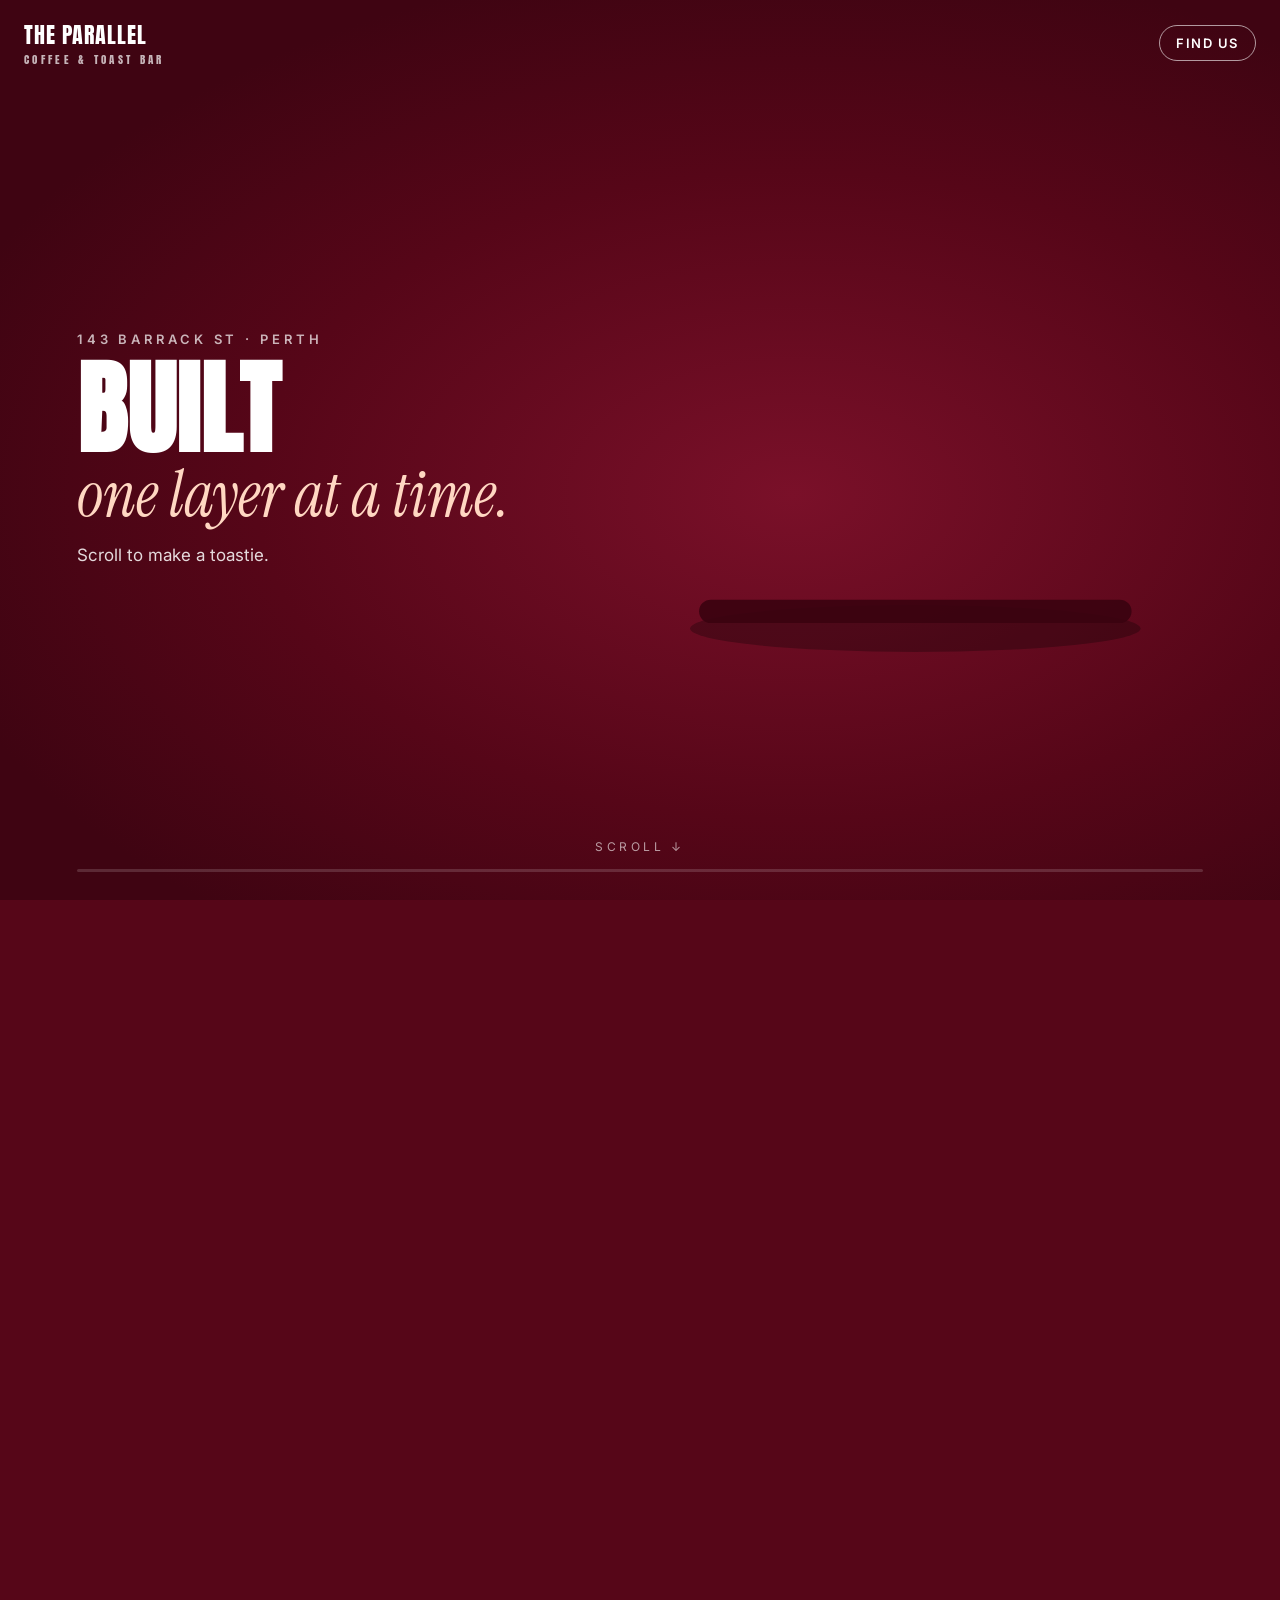
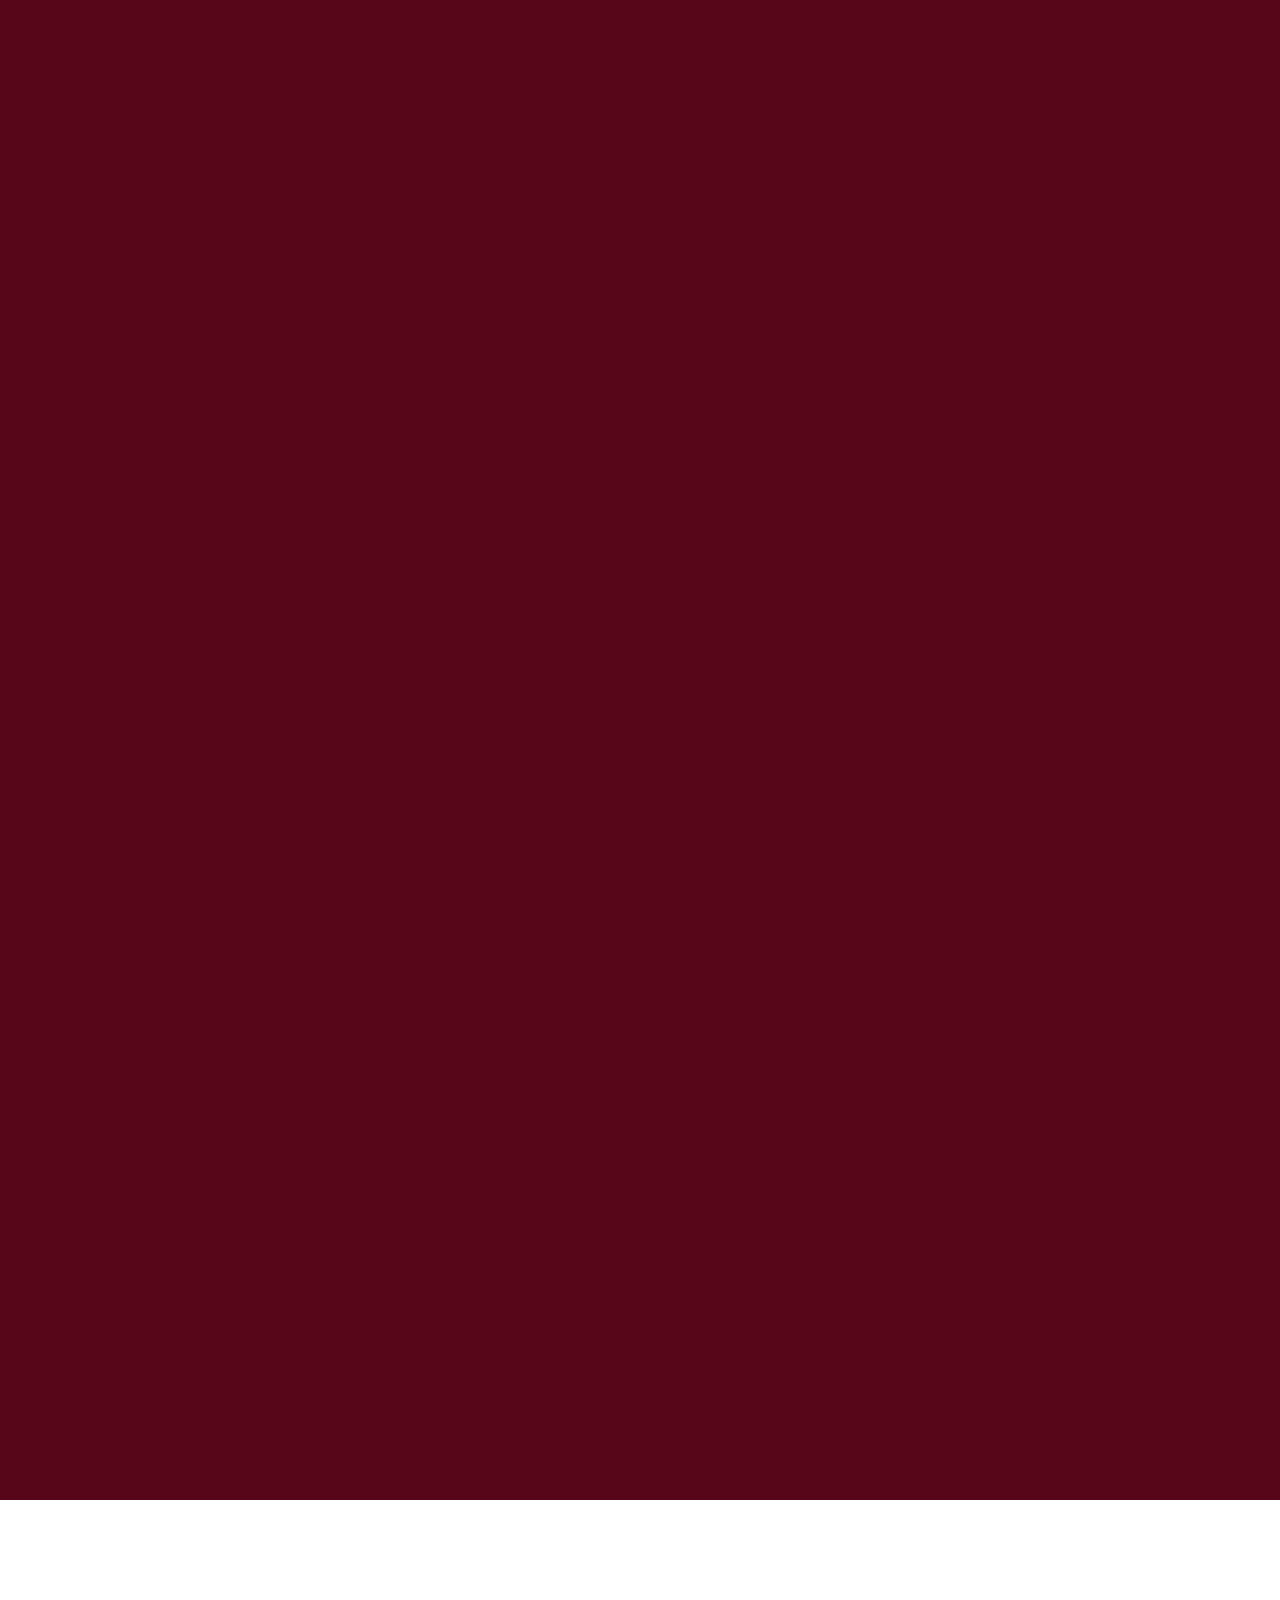
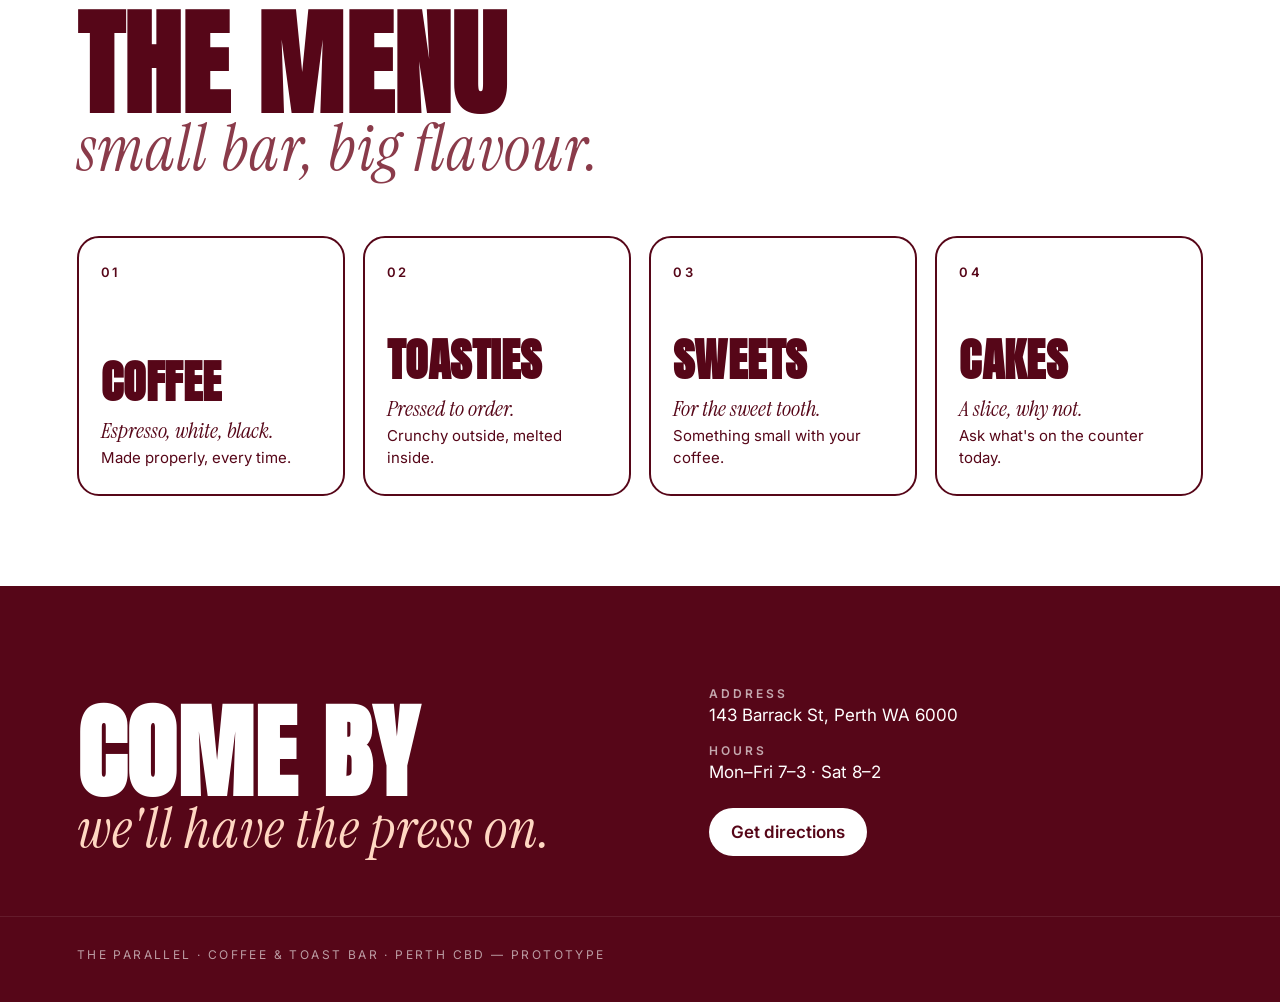
<file: prototipos/scroll-toastie/index.html>
<!doctype html>
<!--
  The Parallel — Scroll Test (PROTOTYPE ONLY, do not publish).
  Rebuilt on 26 Nov 2026 from Nicolás's description of the claude.ai artifact "The Parallel — Scroll Test"
  (the original artifact could not be opened from Claude Code). Inspired by the scroll effect of a reel,
  without copying its brand or design.
  Scrolling builds a toastie layer by layer (bread, cheese, ham, tomato, bread), the press comes down,
  it browns with grill marks, the cheese drips and a coffee with "TP" slides in. Then Coffee / Toasties /
  Sweets / Cakes and the address. One file: HTML + CSS + JS, SVG drawn in code, no external images.
-->
<html lang="en">
<head>
<meta charset="utf-8" />
<meta name="viewport" content="width=device-width, initial-scale=1" />
<meta name="robots" content="noindex" />
<title>The Parallel — Scroll Test</title>
<link rel="preconnect" href="https://fonts.googleapis.com" />
<link href="https://fonts.googleapis.com/css2?family=Anton&family=Instrument+Serif:ital@1&family=Inter:wght@400;500;600&display=swap" rel="stylesheet" />
<style>
  :root { --wine: #560618; --wine-2: #6e0c22; --white: #fff; --cream: #F6EEE3; }
  * { box-sizing: border-box; margin: 0; padding: 0; }
  html { scroll-behavior: smooth; }
  body { background: var(--wine); color: var(--white); font-family: 'Inter', system-ui, sans-serif; -webkit-font-smoothing: antialiased; }
  .anton { font-family: 'Anton', sans-serif; text-transform: uppercase; letter-spacing: 0.01em; line-height: 0.95; }
  .serif { font-family: 'Instrument Serif', serif; font-style: italic; font-weight: 400; }

  /* ---------- Top bar ---------- */
  header { position: fixed; inset: 0 0 auto 0; z-index: 10; display: flex; justify-content: space-between; align-items: center; padding: 18px 24px; mix-blend-mode: normal; }
  header .brand { font-family: 'Anton', sans-serif; font-size: 22px; letter-spacing: 0.04em; }
  header .brand small { display: block; font-size: 11px; letter-spacing: 0.3em; opacity: 0.7; }
  header a { color: var(--white); text-decoration: none; font-size: 13px; font-weight: 600; letter-spacing: 0.12em; text-transform: uppercase; border: 1.5px solid rgba(255,255,255,0.6); padding: 9px 16px; border-radius: 999px; }

  /* ---------- Scroll scene ---------- */
  .scene { height: 700vh; position: relative; }
  .stick { position: sticky; top: 0; height: 100vh; overflow: hidden; display: grid; grid-template-columns: 1fr 1.1fr; align-items: center; gap: 2vw; padding: 0 6vw;
           background: radial-gradient(ellipse 70% 60% at 62% 55%, #7a1029 0%, var(--wine) 60%, #3f0412 100%); }
  .copy { position: relative; height: 60vh; }
  .step { position: absolute; inset: 0; display: flex; flex-direction: column; justify-content: center; opacity: 0; transform: translateY(24px); transition: opacity .45s ease, transform .45s ease; }
  .step.on { opacity: 1; transform: none; }
  .step .kick { font-size: 13px; font-weight: 600; letter-spacing: 0.3em; text-transform: uppercase; opacity: 0.7; margin-bottom: 14px; }
  .step h1, .step h2 { font-size: clamp(52px, 8vw, 128px); }
  .step h1 .serif, .step h2 .serif { display: block; text-transform: none; font-size: 0.62em; letter-spacing: 0; margin-top: 6px; color: #ffd7c2; }
  .step p { margin-top: 18px; max-width: 30ch; font-size: 17px; line-height: 1.5; opacity: 0.85; }
  .art { width: 100%; max-width: 640px; justify-self: center; }
  .art svg { width: 100%; height: auto; overflow: visible; }
  .bar { position: absolute; left: 6vw; right: 6vw; bottom: 28px; height: 3px; background: rgba(255,255,255,0.15); border-radius: 3px; }
  .bar i { display: block; height: 100%; width: 0; background: var(--white); border-radius: 3px; }
  .hint { position: absolute; left: 50%; bottom: 46px; transform: translateX(-50%); font-size: 12px; letter-spacing: 0.3em; text-transform: uppercase; opacity: 0.6; transition: opacity .3s; }
  .steam path { animation: steam 2.4s ease-in-out infinite; }
  .steam path:nth-child(2) { animation-delay: .5s; } .steam path:nth-child(3) { animation-delay: 1s; }
  @keyframes steam { 0% { opacity: 0; transform: translateY(8px); } 40% { opacity: .8; } 100% { opacity: 0; transform: translateY(-16px); } }

  /* ---------- Menu ---------- */
  .menu { background: var(--white); color: var(--wine); padding: 110px 6vw 90px; }
  .menu > h2 { font-size: clamp(54px, 9vw, 140px); }
  .menu > h2 .serif { text-transform: none; font-size: 0.55em; display: block; color: #8a3b4a; }
  .cats { margin-top: 56px; display: grid; grid-template-columns: repeat(4, 1fr); gap: 18px; }
  .cat { border: 2px solid var(--wine); border-radius: 22px; padding: 26px 22px 24px; min-height: 260px; display: flex; flex-direction: column; justify-content: space-between; transition: background .25s, color .25s; }
  .cat:hover { background: var(--wine); color: var(--white); }
  .cat .n { font-size: 13px; font-weight: 600; letter-spacing: 0.2em; }
  .cat h3 { font-size: 46px; margin-top: 30px; }
  .cat p { font-size: 15px; line-height: 1.5; margin-top: 10px; }
  .cat .serif { font-size: 22px; }

  /* ---------- Visit ---------- */
  .visit { padding: 100px 6vw 60px; display: grid; grid-template-columns: 1.2fr 1fr; gap: 40px; align-items: end; }
  .visit h2 { font-size: clamp(54px, 8vw, 120px); }
  .visit h2 .serif { display: block; text-transform: none; font-size: 0.55em; color: #ffd7c2; }
  .visit dl { display: grid; gap: 18px; font-size: 17px; }
  .visit dt { font-size: 12px; font-weight: 600; letter-spacing: 0.25em; text-transform: uppercase; opacity: 0.65; margin-bottom: 4px; }
  .visit a.cta { display: inline-block; margin-top: 8px; background: var(--white); color: var(--wine); text-decoration: none; font-weight: 600; padding: 14px 22px; border-radius: 999px; }
  footer { padding: 30px 6vw 40px; font-size: 12px; letter-spacing: 0.2em; text-transform: uppercase; opacity: 0.6; border-top: 1px solid rgba(255,255,255,0.15); }

  @media (max-width: 820px) {
    .stick { grid-template-columns: 1fr; grid-template-rows: auto 1fr; padding: 80px 6vw 70px; align-content: center; }
    .copy { height: 26vh; }
    .art { max-width: 100%; margin-top: -4vh; }
    .step h1, .step h2 { font-size: clamp(44px, 13vw, 80px); }
    .step p { font-size: 15px; margin-top: 10px; }
    .cats { grid-template-columns: 1fr 1fr; }
    .cat { min-height: 200px; } .cat h3 { font-size: 36px; }
    .visit { grid-template-columns: 1fr; }
  }
  @media (prefers-reduced-motion: reduce) { .step { transition: none; } .steam path { animation: none; } }
</style>
</head>
<body>

<header>
  <div class="brand">THE PARALLEL<small>COFFEE &amp; TOAST BAR</small></div>
  <a href="#visit">Find us</a>
</header>

<section class="scene" id="scene">
  <div class="stick">
    <div class="copy">
      <div class="step on" data-from="0"><div class="kick">143 Barrack St · Perth</div><h1 class="anton">Built<span class="serif">one layer at a time.</span></h1><p>Scroll to make a toastie.</p></div>
      <div class="step" data-from="0.06"><div class="kick">01 · The base</div><h2 class="anton">Bread<span class="serif">thick, golden, fresh.</span></h2></div>
      <div class="step" data-from="0.17"><div class="kick">02 · The melt</div><h2 class="anton">Cheese<span class="serif">a lot of it.</span></h2></div>
      <div class="step" data-from="0.28"><div class="kick">03 · The good stuff</div><h2 class="anton">Ham<span class="serif">sliced thin.</span></h2></div>
      <div class="step" data-from="0.38"><div class="kick">04 · The fresh bit</div><h2 class="anton">Tomato<span class="serif">for balance.</span></h2></div>
      <div class="step" data-from="0.48"><div class="kick">05 · Close it up</div><h2 class="anton">Bread<span class="serif">again, obviously.</span></h2></div>
      <div class="step" data-from="0.58"><div class="kick">06 · The press</div><h2 class="anton">Press<span class="serif">hot plates, no mercy.</span></h2></div>
      <div class="step" data-from="0.68"><div class="kick">07 · The crunch</div><h2 class="anton">Golden<span class="serif">with grill marks.</span></h2></div>
      <div class="step" data-from="0.79"><div class="kick">08 · The pull</div><h2 class="anton">Melt<span class="serif">let it drip.</span></h2></div>
      <div class="step" data-from="0.88"><div class="kick">09 · The partner</div><h2 class="anton">+ Coffee<span class="serif">never one without the other.</span></h2></div>
    </div>

    <div class="art">
      <svg viewBox="0 0 640 600" aria-label="A toastie being made, and a coffee">
        <defs>
          <linearGradient id="g-bread" x1="0" y1="0" x2="0" y2="1"><stop offset="0" stop-color="#F3C987"/><stop offset="1" stop-color="#D9A15A"/></linearGradient>
          <linearGradient id="g-toast" x1="0" y1="0" x2="0" y2="1"><stop offset="0" stop-color="#C77A2E"/><stop offset="1" stop-color="#8F4E17"/></linearGradient>
          <linearGradient id="g-press" x1="0" y1="0" x2="0" y2="1"><stop offset="0" stop-color="#3a3a3e"/><stop offset="1" stop-color="#18181b"/></linearGradient>
          <linearGradient id="g-cup" x1="0" y1="0" x2="1" y2="0"><stop offset="0" stop-color="#ffffff"/><stop offset="1" stop-color="#e9e2da"/></linearGradient>
          <clipPath id="clip-top"><path d="M118 352 Q118 286 200 280 L440 280 Q522 286 522 352 Z"/></clipPath>
        </defs>

        <!-- board and shadow -->
        <ellipse cx="320" cy="500" rx="250" ry="26" fill="#000" opacity="0.28"/>
        <rect x="80" y="468" width="480" height="26" rx="13" fill="#3a0310" opacity="0.9"/>

        <!-- 1 bottom bread -->
        <g id="l-bread1">
          <rect x="112" y="414" width="416" height="56" rx="24" fill="url(#g-bread)" stroke="#B9813D" stroke-width="3"/>
          <rect x="128" y="424" width="384" height="10" rx="5" fill="#fff" opacity="0.25"/>
          <rect id="b1-toast" x="112" y="414" width="416" height="56" rx="24" fill="url(#g-toast)" opacity="0"/>
        </g>

        <!-- 2 cheese -->
        <g id="l-cheese">
          <path d="M100 398 H540 V416 H520 q-8 10 -16 0 H380 q-10 12 -20 0 H240 q-9 10 -18 0 H120 q-10 10 -20 0 Z" fill="#F7C948" stroke="#E0A92A" stroke-width="2"/>
        </g>

        <!-- 3 ham -->
        <g id="l-ham">
          <path d="M116 380 q20 -10 40 0 t40 0 t40 0 t40 0 t40 0 t40 0 t40 0 t40 0 t40 0 t40 0 t-4 18 H120 Z" fill="#EE9A9A" stroke="#C86A6A" stroke-width="2"/>
        </g>

        <!-- 4 tomato -->
        <g id="l-tomato">
          <ellipse cx="190" cy="370" rx="62" ry="12" fill="#D9412E" stroke="#A82A1C" stroke-width="2"/>
          <ellipse cx="320" cy="368" rx="64" ry="12" fill="#E24A35" stroke="#A82A1C" stroke-width="2"/>
          <ellipse cx="450" cy="370" rx="62" ry="12" fill="#D9412E" stroke="#A82A1C" stroke-width="2"/>
          <g fill="#F7D35B" opacity="0.9"><circle cx="175" cy="369" r="3"/><circle cx="205" cy="371" r="3"/><circle cx="305" cy="367" r="3"/><circle cx="335" cy="369" r="3"/><circle cx="435" cy="369" r="3"/><circle cx="465" cy="371" r="3"/></g>
        </g>

        <!-- 8 cheese drips (behind top bread) -->
        <g id="l-drips" fill="#F7C948" stroke="#E0A92A" stroke-width="2">
          <path id="d1" d="M150 412 h22 v24 a11 11 0 0 1 -22 0 Z"/>
          <path id="d2" d="M300 414 h18 v38 a9 9 0 0 1 -18 0 Z"/>
          <path id="d3" d="M440 412 h24 v18 a12 12 0 0 1 -24 0 Z"/>
          <path id="d4" d="M514 404 h16 v30 a8 8 0 0 1 -16 0 Z"/>
        </g>

        <!-- 5 top bread -->
        <g id="l-bread2">
          <path d="M118 352 Q118 286 200 280 L440 280 Q522 286 522 352 Z" fill="url(#g-bread)" stroke="#B9813D" stroke-width="3"/>
          <g clip-path="url(#clip-top)">
            <rect id="b2-toast" x="100" y="270" width="440" height="90" fill="url(#g-toast)" opacity="0"/>
            <g id="marks" stroke="#5a2a0c" stroke-width="9" stroke-linecap="round" opacity="0">
              <path d="M170 350 L230 280"/><path d="M240 350 L300 280"/><path d="M310 350 L370 280"/><path d="M380 350 L440 280"/><path d="M450 350 L510 280"/>
            </g>
          </g>
          <path d="M150 300 Q200 288 260 290" stroke="#fff" stroke-width="6" stroke-linecap="round" fill="none" opacity="0.3"/>
        </g>

        <!-- 6 press -->
        <g id="l-press">
          <rect x="300" y="-120" width="40" height="70" fill="#2a2a2e"/>
          <rect x="200" y="-150" width="240" height="34" rx="17" fill="#1f1f22"/>
          <rect x="90" y="-56" width="460" height="64" rx="18" fill="url(#g-press)"/>
          <g stroke="#55555b" stroke-width="5" stroke-linecap="round"><path d="M130 4 L180 -50"/><path d="M200 4 L250 -50"/><path d="M270 4 L320 -50"/><path d="M340 4 L390 -50"/><path d="M410 4 L460 -50"/><path d="M480 4 L530 -50"/></g>
          <circle id="led" cx="520" cy="-24" r="7" fill="#ff5a3c" opacity="0"/>
        </g>

        <!-- heat lines while pressing -->
        <g id="heat" stroke="#ffd7c2" stroke-width="4" stroke-linecap="round" fill="none" opacity="0">
          <path d="M96 300 q-14 -14 0 -28 q14 -14 0 -28"/><path d="M544 300 q14 -14 0 -28 q-14 -14 0 -28"/>
        </g>

        <!-- 9 coffee -->
        <g id="l-coffee">
          <g class="steam" stroke="#fff" stroke-width="4" stroke-linecap="round" fill="none" opacity="0.7">
            <path d="M560 300 q-10 -14 0 -28 q10 -14 0 -28"/><path d="M584 296 q-10 -14 0 -28 q10 -14 0 -28"/><path d="M608 300 q-10 -14 0 -28 q10 -14 0 -28"/>
          </g>
          <path d="M538 320 H630 L618 462 Q616 474 604 474 H564 Q552 474 550 462 Z" fill="url(#g-cup)" stroke="#d8cfc4" stroke-width="2"/>
          <rect x="532" y="310" width="104" height="16" rx="8" fill="#fff" stroke="#d8cfc4" stroke-width="2"/>
          <rect x="546" y="370" width="78" height="54" fill="#560618"/>
          <text x="585" y="410" text-anchor="middle" font-family="Anton, sans-serif" font-size="30" fill="#fff" letter-spacing="1">TP</text>
        </g>
      </svg>
    </div>

    <div class="bar"><i id="bar"></i></div>
    <div class="hint" id="hint">Scroll ↓</div>
  </div>
</section>

<section class="menu" id="menu">
  <h2 class="anton">The menu<span class="serif">small bar, big flavour.</span></h2>
  <div class="cats">
    <div class="cat"><span class="n">01</span><div><h3 class="anton">Coffee</h3><p><span class="serif">Espresso, white, black.</span><br/>Made properly, every time.</p></div></div>
    <div class="cat"><span class="n">02</span><div><h3 class="anton">Toasties</h3><p><span class="serif">Pressed to order.</span><br/>Crunchy outside, melted inside.</p></div></div>
    <div class="cat"><span class="n">03</span><div><h3 class="anton">Sweets</h3><p><span class="serif">For the sweet tooth.</span><br/>Something small with your coffee.</p></div></div>
    <div class="cat"><span class="n">04</span><div><h3 class="anton">Cakes</h3><p><span class="serif">A slice, why not.</span><br/>Ask what's on the counter today.</p></div></div>
  </div>
</section>

<section class="visit" id="visit">
  <h2 class="anton">Come by<span class="serif">we'll have the press on.</span></h2>
  <dl>
    <div><dt>Address</dt><dd>143 Barrack St, Perth WA 6000</dd></div>
    <div><dt>Hours</dt><dd>Mon–Fri 7–3 · Sat 8–2</dd></div>
    <div><a class="cta" href="https://maps.google.com/?q=143+Barrack+St+Perth+WA+6000" target="_blank" rel="noopener">Get directions</a></div>
  </dl>
</section>
<footer>The Parallel · Coffee &amp; Toast Bar · Perth CBD — prototype</footer>

<script>
  // Scroll progress 0..1 across the scene drives every layer.
  const $ = (id) => document.getElementById(id)
  const scene = $('scene'), steps = [...document.querySelectorAll('.step')]
  // ?p=0.5 freezes the animation at that point (for screenshots).
  const FORCED = new URLSearchParams(location.search).has('p') ? +new URLSearchParams(location.search).get('p') : null
  const clamp = (v) => Math.max(0, Math.min(1, v))
  const seg = (p, a, b) => clamp((p - a) / (b - a))          // 0..1 inside [a, b]
  const ease = (t) => 1 - Math.pow(1 - t, 3)                 // ease-out
  const drop = (el, t, from = -420) => {                      // falls in from above
    const e = ease(t)
    el.setAttribute('transform', `translate(0 ${(1 - e) * from})`)
    el.style.opacity = t > 0 ? Math.min(1, t * 3) : 0
  }

  function render() {
    const r = scene.getBoundingClientRect()
    const p = FORCED != null ? FORCED : clamp(-r.top / (r.height - innerHeight))

    drop($('l-bread1'), seg(p, 0.04, 0.14))
    drop($('l-cheese'), seg(p, 0.15, 0.25))
    drop($('l-ham'), seg(p, 0.26, 0.36))
    drop($('l-tomato'), seg(p, 0.36, 0.46))
    drop($('l-bread2'), seg(p, 0.46, 0.56))

    // Press: down 0.57–0.64, holds, back up 0.76–0.82. Resting position puts its plate on the bread.
    const down = ease(seg(p, 0.57, 0.64)), up = ease(seg(p, 0.76, 0.82))
    // squash the sandwich a little while pressed; the press follows it down
    const squash = (down - up) * 0.06
    const py = -260 + (down - up) * 528 + squash * 300
    $('l-press').setAttribute('transform', `translate(0 ${py})`)
    $('l-press').style.opacity = p > 0.55 ? 1 - up : 0   // fades out as it lifts
    ;['l-bread2', 'l-tomato', 'l-ham', 'l-cheese'].forEach((id) => {
      if (p > 0.56) $(id).setAttribute('transform', `translate(0 ${squash * 300})`)
    })
    const pressing = seg(p, 0.64, 0.66) * (1 - seg(p, 0.76, 0.78))
    $('led').style.opacity = pressing
    $('heat').style.opacity = pressing * (0.5 + 0.5 * Math.sin(p * 400))

    // Browning and grill marks build while pressed.
    const brown = seg(p, 0.65, 0.76)
    $('b2-toast').style.opacity = brown * 0.85
    $('b1-toast').style.opacity = brown * 0.7
    $('marks').style.opacity = seg(p, 0.7, 0.78) * 0.9

    // Cheese drips once the press lifts.
    ;['d1', 'd2', 'd3', 'd4'].forEach((id, i) => {
      const t = ease(seg(p, 0.79 + i * 0.015, 0.87 + i * 0.015))
      const el = $(id)
      el.style.transformBox = 'fill-box'; el.style.transformOrigin = '50% 0'
      el.style.transform = `scaleY(${t})`; el.style.opacity = t > 0 ? 1 : 0
    })

    // Coffee slides in from the right.
    const c = ease(seg(p, 0.88, 0.97))
    $('l-coffee').setAttribute('transform', `translate(${(1 - c) * 320} 0)`)
    $('l-coffee').style.opacity = c

    // Copy and progress bar.
    let cur = 0
    steps.forEach((s, i) => { if (p >= +s.dataset.from) cur = i })
    steps.forEach((s, i) => s.classList.toggle('on', i === cur))
    $('bar').style.width = (p * 100).toFixed(1) + '%'
    $('hint').style.opacity = p < 0.02 ? 0.6 : 0
  }

  let ticking = false
  addEventListener('scroll', () => { if (!ticking) { ticking = true; requestAnimationFrame(() => { render(); ticking = false }) } }, { passive: true })
  addEventListener('resize', render)
  render()
</script>
</body>
</html>
</file>
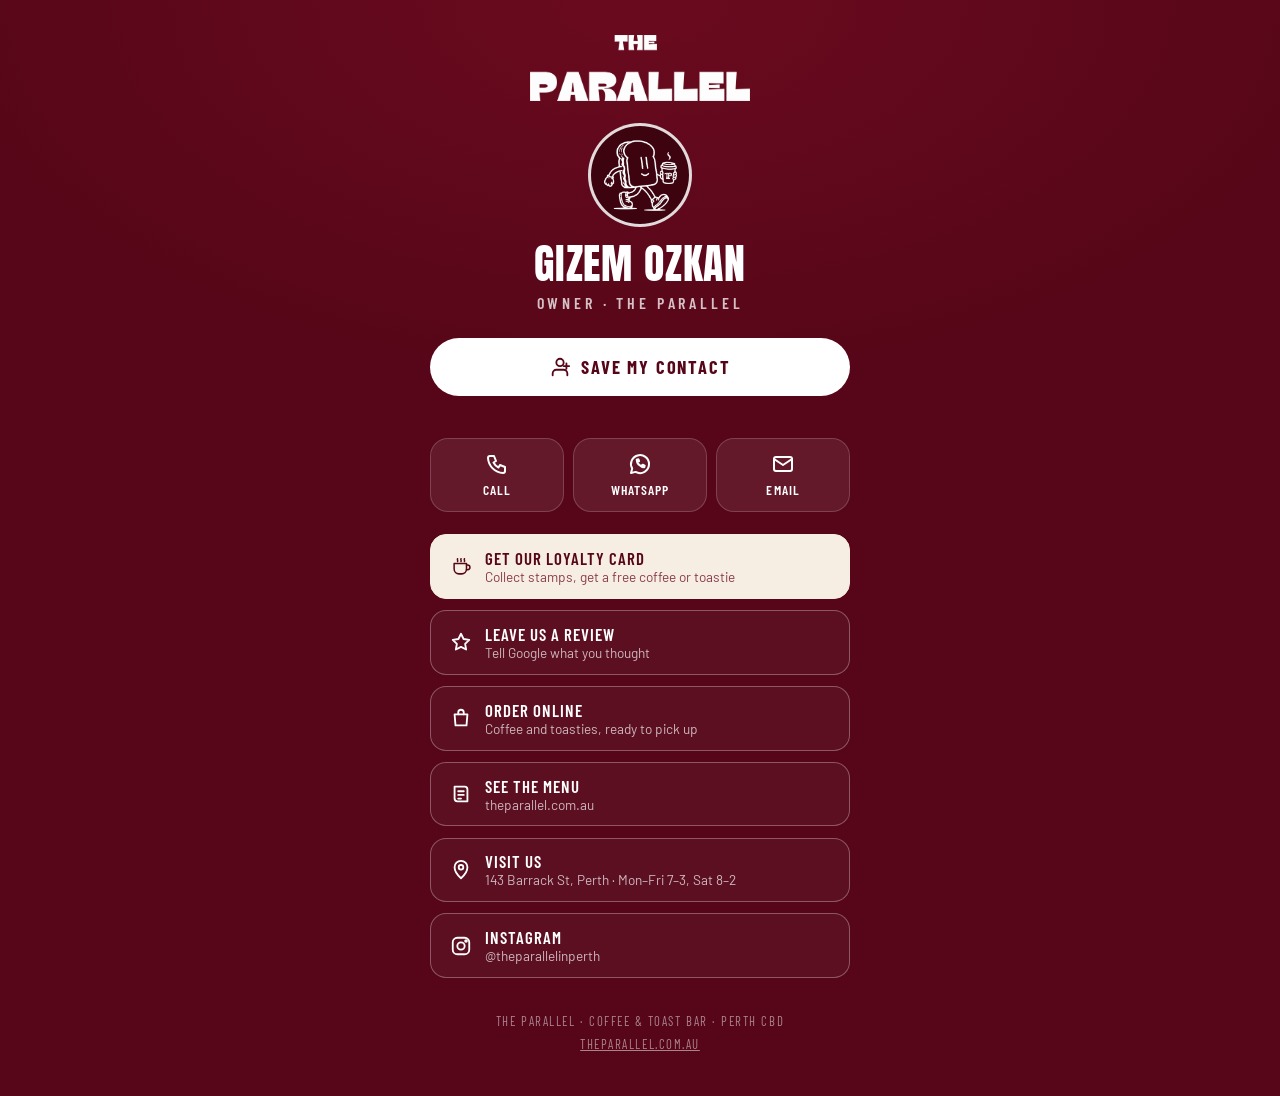
<file: gizem.html>
<!DOCTYPE html>
<html lang="en">
<head>
  <meta charset="UTF-8" />
  <meta name="viewport" content="width=device-width, initial-scale=1.0, viewport-fit=cover" />
  <title>Gizem Ozkan — The Parallel</title>
  <meta name="description" content="Gizem Ozkan, owner of The Parallel, coffee & toast bar at 143 Barrack St, Perth CBD." />
  <meta name="robots" content="noindex" />
  <meta name="theme-color" content="#560618" />
  <link rel="icon" type="image/png" href="images/icon-192.png" />
  <link rel="apple-touch-icon" href="images/icon-192.png" />
  <link rel="preconnect" href="https://fonts.googleapis.com" />
  <link rel="preconnect" href="https://fonts.gstatic.com" crossorigin />
  <link href="https://fonts.googleapis.com/css2?family=Anton&family=Barlow+Condensed:wght@400;600;700&family=Barlow:wght@300;400;500;600&display=swap" rel="stylesheet" />
  <style>
    *, *::before, *::after { box-sizing: border-box; margin: 0; padding: 0; }
    body {
      min-height: 100vh; background: #560618;
      background-image: radial-gradient(ellipse 80% 50% at 50% 0%, rgba(114, 12, 34, 0.75) 0%, transparent 70%);
      color: #fff; font-family: 'Barlow', sans-serif; font-weight: 400;
      display: flex; justify-content: center; padding: calc(2.2rem + env(safe-area-inset-top)) 1.25rem calc(2.5rem + env(safe-area-inset-bottom));
    }
    .wrap { width: 100%; max-width: 420px; text-align: center; }
    .logo { width: min(220px, 60vw); margin: 0 auto 1.4rem; display: block; }
    .avatar { width: 104px; height: 104px; border-radius: 50%; margin: 0 auto 1rem; background: #3D0410; border: 3px solid rgba(255,255,255,0.85); display: grid; place-items: center; overflow: hidden; }
    .avatar img { width: 82%; }
    h1 { font-family: 'Anton', sans-serif; font-weight: 400; font-size: 2.6rem; letter-spacing: 0.02em; line-height: 1; }
    .role { margin-top: 0.5rem; font-family: 'Barlow Condensed', sans-serif; font-weight: 600; font-size: 1rem; letter-spacing: 0.24em; text-transform: uppercase; color: rgba(255,255,255,0.75); }
    .save {
      display: flex; align-items: center; justify-content: center; gap: 0.6rem; width: 100%; min-height: 58px; margin: 1.6rem 0 0.9rem;
      border: none; border-radius: 999px; background: #fff; color: #560618; cursor: pointer;
      font-family: 'Barlow Condensed', sans-serif; font-weight: 700; font-size: 1.15rem; letter-spacing: 0.1em; text-transform: uppercase;
    }
    .row { display: grid; grid-template-columns: 1fr 1fr 1fr; gap: 0.6rem; margin-bottom: 1.4rem; }
    .round { display: grid; justify-items: center; gap: 0.35rem; padding: 0.8rem 0.2rem; border-radius: 18px; background: rgba(255,255,255,0.08); border: 1px solid rgba(255,255,255,0.18); color: #fff; text-decoration: none; font-family: 'Barlow Condensed', sans-serif; font-weight: 600; letter-spacing: 0.08em; text-transform: uppercase; font-size: 0.85rem; }
    .round svg { width: 24px; height: 24px; }
    .links { display: grid; gap: 0.7rem; }
    .link { display: flex; align-items: center; gap: 0.8rem; min-height: 56px; padding: 0.8rem 1.2rem; border-radius: 16px; border: 1px solid rgba(255,255,255,0.3); color: #fff; text-decoration: none; text-align: left; font-family: 'Barlow Condensed', sans-serif; font-weight: 600; font-size: 1.05rem; letter-spacing: 0.06em; text-transform: uppercase; background: rgba(255,255,255,0.04); }
    .link svg { width: 22px; height: 22px; flex: none; }
    .link.loyalty { background: #F6EEE3; color: #560618; border-color: #F6EEE3; }
    .link.loyalty small { color: #8a3b4a; }
    .link small { display: block; font-family: 'Barlow', sans-serif; font-weight: 400; text-transform: none; letter-spacing: 0; font-size: 0.85rem; color: rgba(255,255,255,0.7); }
    footer { margin-top: 2rem; font-family: 'Barlow Condensed', sans-serif; font-size: 0.8rem; letter-spacing: 0.12em; text-transform: uppercase; color: rgba(255,255,255,0.5); line-height: 1.8; }
    footer a { color: inherit; }
    .done { margin: -0.4rem 0 1rem; font-size: 0.95rem; color: #bde5c8; min-height: 1.2em; }
  </style>
</head>
<body>
  <main class="wrap">
    <img class="logo" src="images/logo.webp" alt="The Parallel" />
    <div class="avatar"><img src="images/mascot-crop.webp" alt="" /></div>
    <h1 id="name">GIZEM</h1>
    <p class="role">Owner · The Parallel</p>

    <button class="save" id="save" type="button">
      <svg width="22" height="22" viewBox="0 0 24 24" fill="none" stroke="currentColor" stroke-width="2" stroke-linecap="round" stroke-linejoin="round"><path d="M20 21v-2a4 4 0 0 0-4-4H8a4 4 0 0 0-4 4v2"/><circle cx="12" cy="7" r="4"/><path d="M19 8v6M22 11h-6"/></svg>
      Save my contact
    </button>
    <p class="done" id="done" role="status"></p>

    <div class="row">
      <a class="round" id="call" href="#">
        <svg viewBox="0 0 24 24" fill="none" stroke="currentColor" stroke-width="2" stroke-linecap="round" stroke-linejoin="round"><path d="M5 4h4l2 5-2.5 1.5a11 11 0 0 0 5 5L15 13l5 2v4a2 2 0 0 1-2 2A16 16 0 0 1 3 6a2 2 0 0 1 2-2"/></svg>Call
      </a>
      <a class="round" id="whatsapp" href="#">
        <svg viewBox="0 0 24 24" fill="none" stroke="currentColor" stroke-width="2" stroke-linecap="round" stroke-linejoin="round"><path d="M21 12a9 9 0 0 1-13.4 7.9L3 21l1.2-4.4A9 9 0 1 1 21 12z"/><path d="M9 9.5c.5 2 2.5 4 4.5 4.5l1.2-1.2 2 .8-.4 1.6c-3.5.3-7.9-4.1-7.6-7.6l1.6-.4.8 2z"/></svg>WhatsApp
      </a>
      <a class="round" id="email" href="#">
        <svg viewBox="0 0 24 24" fill="none" stroke="currentColor" stroke-width="2" stroke-linecap="round" stroke-linejoin="round"><rect x="3" y="5" width="18" height="14" rx="2"/><path d="M3 7l9 6 9-6"/></svg>Email
      </a>
    </div>

    <nav class="links" aria-label="The Parallel">
      <!-- The loyalty card (Regulr). Change only this address when Regulr moves to its final domain. -->
      <a class="link loyalty" href="https://regulr-lime.vercel.app/?v=the-parallel" target="_blank" rel="noopener">
        <svg viewBox="0 0 32 32" fill="none" stroke="currentColor" stroke-width="2.2" stroke-linecap="round" stroke-linejoin="round"><path d="M11 4c-1 1.5 1 2.5 0 4M16 4c-1 1.5 1 2.5 0 4M21 4c-1 1.5 1 2.5 0 4"/><path d="M6 11h18v8a7 7 0 0 1-7 7h-4a7 7 0 0 1-7-7z"/><path d="M24 13h1.5a3.5 3.5 0 0 1 0 7H24"/></svg>
        <span>Get our loyalty card<small>Collect stamps, get a free coffee or toastie</small></span>
      </a>
      <!-- Google review: opens the "write a review" box of The Parallel (Place ID from its Google Maps listing). -->
      <a class="link" href="https://search.google.com/local/writereview?placeid=ChIJJ1STH067MioRhAifHUTwOB0" target="_blank" rel="noopener">
        <svg viewBox="0 0 24 24" fill="none" stroke="currentColor" stroke-width="2" stroke-linecap="round" stroke-linejoin="round"><path d="M12 3l2.8 5.7 6.2.9-4.5 4.4 1.1 6.2L12 17.3 6.4 20.2l1.1-6.2L3 9.6l6.2-.9z"/></svg>
        <span>Leave us a review<small>Tell Google what you thought</small></span>
      </a>
      <a class="link" href="https://theparallelonline.square.site" target="_blank" rel="noopener">
        <svg viewBox="0 0 24 24" fill="none" stroke="currentColor" stroke-width="2" stroke-linecap="round" stroke-linejoin="round"><path d="M5 8h14l-1 12H6z"/><path d="M9 8V6a3 3 0 0 1 6 0v2"/></svg>
        <span>Order online<small>Coffee and toasties, ready to pick up</small></span>
      </a>
      <a class="link" href="index.html#menu">
        <svg viewBox="0 0 24 24" fill="none" stroke="currentColor" stroke-width="2" stroke-linecap="round" stroke-linejoin="round"><path d="M5 4h11a3 3 0 0 1 3 3v13H8a3 3 0 0 1-3-3z"/><path d="M9 9h6M9 13h6M9 17h3"/></svg>
        <span>See the menu<small>theparallel.com.au</small></span>
      </a>
      <a class="link" href="https://maps.google.com/?q=143+Barrack+St+Perth+WA+6000" target="_blank" rel="noopener">
        <svg viewBox="0 0 24 24" fill="none" stroke="currentColor" stroke-width="2" stroke-linecap="round" stroke-linejoin="round"><path d="M12 21s7-6.2 7-12a7 7 0 0 0-14 0c0 5.8 7 12 7 12z"/><circle cx="12" cy="9" r="2.5"/></svg>
        <span>Visit us<small>143 Barrack St, Perth · Mon–Fri 7–3, Sat 8–2</small></span>
      </a>
      <a class="link" href="https://www.instagram.com/theparallelinperth" target="_blank" rel="noopener">
        <svg viewBox="0 0 24 24" fill="none" stroke="currentColor" stroke-width="2"><rect x="3" y="3" width="18" height="18" rx="5"/><circle cx="12" cy="12" r="4"/><circle cx="17.5" cy="6.5" r="1" fill="currentColor"/></svg>
        <span>Instagram<small>@theparallelinperth</small></span>
      </a>
    </nav>

    <footer>The Parallel · Coffee &amp; Toast Bar · Perth CBD<br /><a href="index.html">theparallel.com.au</a></footer>
  </main>

  <script>
    // ---- Gizem's details: fill these in (empty = the button hides). ----
    const CONTACT = {
      firstName: 'Gizem',
      lastName: 'Ozkan',
      phone: '+61 416 234 609',
      email: 'theparallelhouse@gmail.com',
      title: 'Owner',
      company: 'The Parallel',
      website: 'https://theparallel.com.au',
      address: '143 Barrack St;Perth;WA;6000;Australia',
      instagram: 'https://www.instagram.com/theparallelinperth',
    }
    // ---------------------------------------------------------------------

    const full = [CONTACT.firstName, CONTACT.lastName].filter(Boolean).join(' ')
    document.getElementById('name').textContent = full.toUpperCase()
    document.title = `${full} — The Parallel`
    const digits = CONTACT.phone.replace(/[^\d+]/g, '')
    const set = (id, href) => {
      const a = document.getElementById(id)
      if (href) a.href = href
      else a.style.display = 'none'
    }
    set('call', digits && `tel:${digits}`)
    set('whatsapp', digits && `https://wa.me/${digits.replace('+', '')}`)
    set('email', CONTACT.email && `mailto:${CONTACT.email}`)
    if (!digits && !CONTACT.email) document.querySelector('.row').style.display = 'none'

    // "Save my contact": a vCard the phone opens in Contacts.
    document.getElementById('save').addEventListener('click', () => {
      const lines = [
        'BEGIN:VCARD', 'VERSION:3.0',
        `N:${CONTACT.lastName};${CONTACT.firstName};;;`, `FN:${full}`,
        `ORG:${CONTACT.company}`, `TITLE:${CONTACT.title}`,
        digits && `TEL;TYPE=CELL:${digits}`,
        CONTACT.email && `EMAIL;TYPE=WORK:${CONTACT.email}`,
        `ADR;TYPE=WORK:;;${CONTACT.address}`,
        `URL:${CONTACT.website}`, `X-SOCIALPROFILE;TYPE=instagram:${CONTACT.instagram}`,
        'END:VCARD',
      ].filter(Boolean)
      const blob = new Blob([lines.join('\r\n')], { type: 'text/vcard' })
      const a = document.createElement('a')
      a.href = URL.createObjectURL(blob)
      a.download = `${full.replace(/\s+/g, '-')}.vcf`
      a.click()
      document.getElementById('done').textContent = 'Opening your contacts…'
      setTimeout(() => URL.revokeObjectURL(a.href), 4000)
    })
  </script>
</body>
</html>
</file>
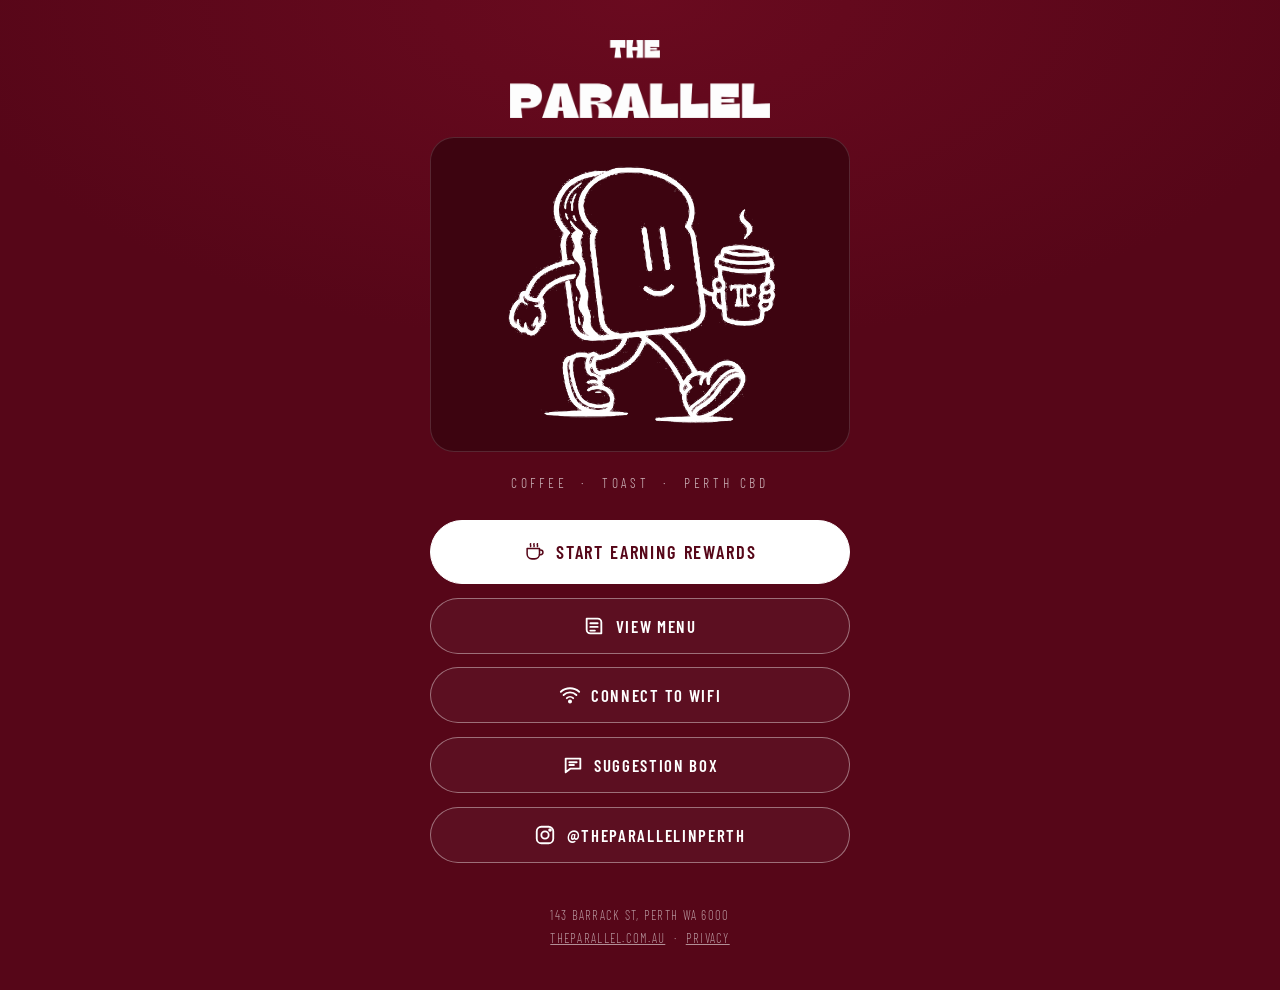
<file: hub.html>
<!DOCTYPE html>
<html lang="en">
<head>
  <meta charset="UTF-8" />
  <meta name="viewport" content="width=device-width, initial-scale=1.0, viewport-fit=cover" />
  <title>The Parallel — Welcome</title>
  <meta name="description" content="The Parallel — Coffee & Toast Bar, Perth CBD. Loyalty card, menu, wifi and more." />
  <meta name="robots" content="noindex" />
  <meta name="theme-color" content="#560618" />
  <link rel="manifest" href="hub.webmanifest" />
  <link rel="icon" type="image/png" href="images/icon-192.png" />
  <link rel="apple-touch-icon" href="images/icon-192.png" />
  <meta name="apple-mobile-web-app-capable" content="yes" />
  <meta name="apple-mobile-web-app-title" content="The Parallel" />
  <meta name="apple-mobile-web-app-status-bar-style" content="black-translucent" />
  <link rel="preconnect" href="https://fonts.googleapis.com" />
  <link rel="preconnect" href="https://fonts.gstatic.com" crossorigin />
  <link href="https://fonts.googleapis.com/css2?family=Anton&family=Barlow+Condensed:wght@400;600;700&family=Barlow:wght@300;400;500&display=swap" rel="stylesheet" />
  <style>
    *, *::before, *::after { box-sizing: border-box; margin: 0; padding: 0; }
    :root {
      --paper: #560618; --paper-dark: #3D0410; --paper-mid: #720C22; --paper-mid-rgb: 114,12,34;
      --ink: #FFFFFF; --ink-rgb: 255,255,255; --muted: rgba(var(--ink-rgb),.82);
    }
    body {
      min-height: 100vh;
      background: var(--paper);
      background-image: radial-gradient(ellipse 80% 50% at 50% 0%, rgba(var(--paper-mid-rgb),.7) 0%, transparent 70%);
      color: var(--ink);
      font-family: 'Barlow', sans-serif; font-weight: 300;
      display: flex; justify-content: center;
      padding: calc(2.5rem + env(safe-area-inset-top)) 1.25rem calc(2.5rem + env(safe-area-inset-bottom));
    }
    .wrap { width: 100%; max-width: 420px; text-align: center; }
    .logo { width: min(260px, 70vw); height: auto; display: block; margin: 0 auto 1.2rem; }
    .hero {
      position: relative; border-radius: 24px; overflow: hidden; margin-bottom: 1.4rem;
      background: var(--paper-dark); border: 1px solid rgba(var(--ink-rgb),.14);
      aspect-ratio: 4 / 3; display: flex; align-items: center; justify-content: center;
    }
    .hero img { width: 70%; height: auto; animation: walk 3.2s ease-in-out infinite; }
    .hero.photo img { width: 100%; height: 100%; object-fit: cover; animation: none; }
    @keyframes walk { 0%,100% { transform: translateX(-4%) rotate(-1deg); } 50% { transform: translateX(4%) rotate(1deg); } }
    @media (prefers-reduced-motion: reduce) { .hero img { animation: none; } }
    .tagline {
      font-family: 'Barlow Condensed', sans-serif; font-size: .85rem; letter-spacing: .28em; text-transform: uppercase;
      color: rgba(var(--ink-rgb),.7); margin-bottom: 1.8rem;
    }
    .links { display: flex; flex-direction: column; gap: .85rem; }
    .btn {
      display: flex; align-items: center; justify-content: center; gap: .65rem; width: 100%;
      min-height: 56px; padding: 1rem 1.4rem;
      border: 1px solid rgba(var(--ink-rgb),.4); border-radius: 999px;
      color: var(--ink); background: rgba(var(--ink-rgb),.04); text-decoration: none; cursor: pointer;
      font-family: 'Barlow Condensed', sans-serif; font-size: 1.05rem; font-weight: 600; letter-spacing: .1em; text-transform: uppercase;
      transition: background .2s, transform .15s;
    }
    .btn:hover { background: rgba(var(--ink-rgb),.1); transform: translateY(-1px); }
    .btn:focus-visible { outline: 3px solid var(--ink); outline-offset: 3px; }
    .btn.primary { background: var(--ink); color: var(--paper); border-color: var(--ink); font-size: 1.15rem; min-height: 64px; }
    .btn svg { width: 22px; height: 22px; flex: none; }
    .panel {
      display: none; text-align: left; margin-top: -.25rem; padding: 1.1rem 1.2rem; border-radius: 18px;
      background: var(--paper-dark); border: 1px solid rgba(var(--ink-rgb),.16); font-size: 1rem; line-height: 1.5;
    }
    .panel.open { display: block; }
    .panel dt { font-family: 'Barlow Condensed', sans-serif; text-transform: uppercase; letter-spacing: .14em; font-size: .8rem; color: rgba(var(--ink-rgb),.65); }
    .panel dd { font-family: 'Barlow Condensed', sans-serif; font-size: 1.4rem; font-weight: 600; margin-bottom: .6rem; word-break: break-all; }
    .panel .small { font-size: .9rem; color: var(--muted); }
    .copy { margin-top: .4rem; min-height: 48px; font-size: .95rem; }
    footer {
      margin-top: 2.6rem; font-family: 'Barlow Condensed', sans-serif; font-size: .8rem; letter-spacing: .1em; text-transform: uppercase;
      color: rgba(var(--ink-rgb),.55); line-height: 1.8;
    }
    footer a { color: inherit; }
  </style>
</head>
<body>
  <main class="wrap">
    <img class="logo" src="images/logo.webp" alt="The Parallel" width="1200" height="360" />
    <!-- Hero: the mascot until Gizem sends a photo of the café (then add class "photo" and swap the image). -->
    <div class="hero">
      <img src="images/mascot-crop.webp" alt="" width="540" height="500" />
    </div>
    <p class="tagline">Coffee &nbsp;·&nbsp; Toast &nbsp;·&nbsp; Perth CBD</p>

    <nav class="links" aria-label="The Parallel">
      <a class="btn primary" id="rewards" href="#">
        <svg viewBox="0 0 32 32" fill="none" stroke="currentColor" stroke-width="2.2" stroke-linecap="round" stroke-linejoin="round" aria-hidden="true"><path d="M11 4c-1 1.5 1 2.5 0 4M16 4c-1 1.5 1 2.5 0 4M21 4c-1 1.5 1 2.5 0 4"/><path d="M6 11h18v8a7 7 0 0 1-7 7h-4a7 7 0 0 1-7-7z"/><path d="M24 13h1.5a3.5 3.5 0 0 1 0 7H24"/></svg>
        Start earning rewards
      </a>
      <div class="panel" id="rewards-panel" role="status">
        <p>Our loyalty card is almost ready: <strong>collect 8 stamps and your 9th coffee is on us</strong>. Ask our team at the counter.</p>
      </div>

      <a class="btn" href="index.html?from=hub#menu">
        <svg viewBox="0 0 24 24" fill="none" stroke="currentColor" stroke-width="2" stroke-linecap="round" stroke-linejoin="round" aria-hidden="true"><path d="M4 4h12a4 4 0 0 1 4 4v12H8a4 4 0 0 1-4-4z"/><path d="M8 9h8M8 13h8M8 17h5"/></svg>
        View menu
      </a>

      <button class="btn" type="button" id="wifi" aria-expanded="false" aria-controls="wifi-panel">
        <svg viewBox="0 0 24 24" fill="none" stroke="currentColor" stroke-width="2" stroke-linecap="round" stroke-linejoin="round" aria-hidden="true"><path d="M2 8.5a15 15 0 0 1 20 0M5 12a10 10 0 0 1 14 0M8.5 15.5a5 5 0 0 1 7 0"/><circle cx="12" cy="19" r="1.2" fill="currentColor"/></svg>
        Connect to wifi
      </button>
      <div class="panel" id="wifi-panel"></div>

      <a class="btn" id="suggest" href="#">
        <svg viewBox="0 0 24 24" fill="none" stroke="currentColor" stroke-width="2" stroke-linecap="round" stroke-linejoin="round" aria-hidden="true"><path d="M4 5h16v11H9l-5 4z"/><path d="M8 9h8M8 12h5"/></svg>
        Suggestion box
      </a>

      <a class="btn" href="https://www.instagram.com/theparallelinperth" target="_blank" rel="noopener">
        <svg viewBox="0 0 24 24" fill="none" stroke="currentColor" stroke-width="2" aria-hidden="true"><rect x="3" y="3" width="18" height="18" rx="5"/><circle cx="12" cy="12" r="4"/><circle cx="17.5" cy="6.5" r="1" fill="currentColor"/></svg>
        @theparallelinperth
      </a>
    </nav>

    <footer>
      143 Barrack St, Perth WA 6000<br />
      <a href="index.html?from=hub">theparallel.com.au</a> &nbsp;·&nbsp; <a href="privacy.html">Privacy</a>
    </footer>
  </main>

  <script>
    // ---- Settings: fill these in, nothing else needs to change. ----
    // The loyalty card link (Afrovai), e.g. 'https://<app>/#/card/<code>'. Empty: shows "almost ready".
    const CARD_URL = '';
    // The café's wifi. Empty name: "ask our team".
    const WIFI_NAME = '';
    const WIFI_PASSWORD = '';
    // Where suggestions go. Empty: they go to Instagram messages.
    const SUGGEST_EMAIL = '';
    // -----------------------------------------------------------------

    const rewards = document.getElementById('rewards');
    if (CARD_URL) rewards.href = CARD_URL;
    else rewards.addEventListener('click', (e) => {
      e.preventDefault();
      document.getElementById('rewards-panel').classList.toggle('open');
    });

    const wifi = document.getElementById('wifi');
    const wifiPanel = document.getElementById('wifi-panel');
    const esc = (s) => s.replace(/[&<>"']/g, (c) => ({ '&': '&amp;', '<': '&lt;', '>': '&gt;', '"': '&quot;', "'": '&#39;' }[c]));
    wifiPanel.innerHTML = WIFI_NAME
      ? `<dl><dt>Network</dt><dd>${esc(WIFI_NAME)}</dd>${WIFI_PASSWORD ? `<dt>Password</dt><dd>${esc(WIFI_PASSWORD)}</dd>` : ''}</dl>
         ${WIFI_PASSWORD ? '<button class="btn copy" type="button" id="copy-wifi">Copy password</button>' : ''}
         <p class="small">Open your phone's wifi settings and choose this network.</p>`
      : '<p>Ask our team at the counter for the wifi details.</p>';
    wifi.addEventListener('click', () => {
      const open = wifiPanel.classList.toggle('open');
      wifi.setAttribute('aria-expanded', String(open));
    });
    const copyBtn = document.getElementById('copy-wifi');
    if (copyBtn) copyBtn.addEventListener('click', async () => {
      try { await navigator.clipboard.writeText(WIFI_PASSWORD); copyBtn.textContent = 'Copied!'; }
      catch { copyBtn.textContent = 'Select and copy it above'; }
    });

    const suggest = document.getElementById('suggest');
    suggest.href = SUGGEST_EMAIL
      ? 'mailto:' + SUGGEST_EMAIL + '?subject=' + encodeURIComponent('Suggestion for The Parallel')
      : 'https://ig.me/m/theparallelinperth';
    if (!SUGGEST_EMAIL) { suggest.target = '_blank'; suggest.rel = 'noopener'; }
  </script>
</body>
</html>
</file>
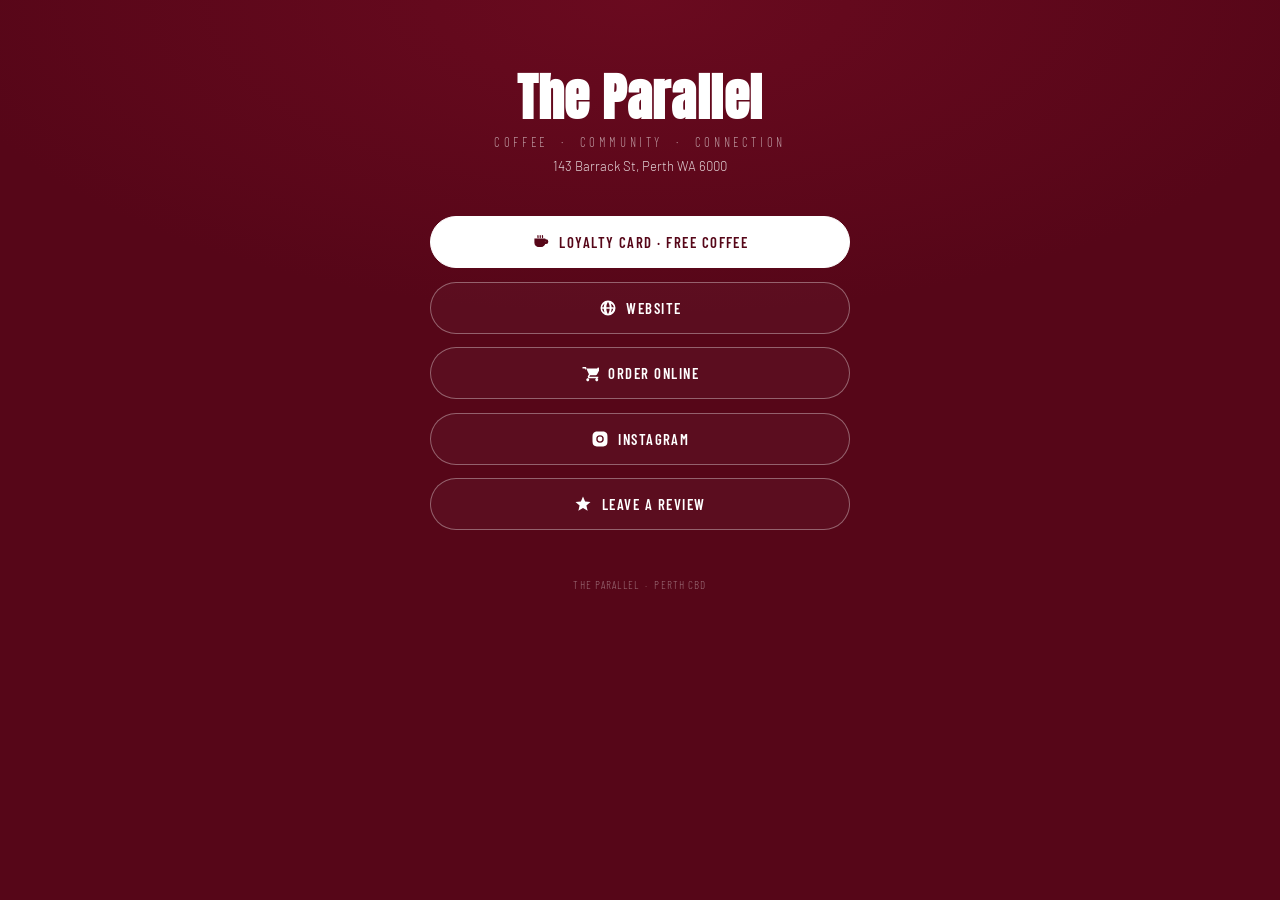
<file: links.html>
<!DOCTYPE html>
<html lang="en">
<head>
  <meta charset="UTF-8" />
  <meta name="viewport" content="width=device-width, initial-scale=1.0" />
  <title>The Parallel — Links</title>
  <meta name="description" content="The Parallel — Coffee & Toast Bar, Perth CBD. Website, Instagram and reviews." />
  <link rel="canonical" href="https://theparallel.com.au/links.html" />
  <meta property="og:type" content="website" />
  <meta property="og:site_name" content="The Parallel" />
  <meta property="og:title" content="The Parallel — Links" />
  <meta property="og:description" content="Coffee & Toast Bar on Barrack St, Perth CBD. Order online, menu, Instagram and reviews." />
  <meta property="og:url" content="https://theparallel.com.au/links.html" />
  <meta property="og:image" content="https://theparallel.com.au/images/mascot.webp" />
  <meta property="og:locale" content="en_AU" />
  <meta name="twitter:card" content="summary_large_image" />
  <link rel="preconnect" href="https://fonts.googleapis.com" />
  <link rel="preconnect" href="https://fonts.gstatic.com" crossorigin />
  <link href="https://fonts.googleapis.com/css2?family=Anton&family=Barlow+Condensed:ital,wght@0,300;0,400;0,600;0,700;1,300&family=Barlow:wght@300;400;500&display=swap" rel="stylesheet" />
  <style>
    *, *::before, *::after { box-sizing: border-box; margin: 0; padding: 0; }
    :root {
      --paper:          #560618;
      --paper-dark:     #3D0410;
      --paper-mid:      #720C22;
      --paper-mid-rgb:  114,12,34;
      --ink:            #FFFFFF;
      --ink-rgb:        255,255,255;
      --muted:          rgba(var(--ink-rgb),0.82);
      --border:         rgba(var(--ink-rgb),0.16);
    }
    html { scroll-behavior: smooth; }
    body {
      min-height: 100vh;
      background: var(--paper);
      background-image:
        radial-gradient(ellipse 80% 50% at 50% 0%, rgba(var(--paper-mid-rgb),.7) 0%, transparent 70%);
      color: var(--ink);
      font-family: 'Barlow', sans-serif;
      font-weight: 300;
      display: flex;
      justify-content: center;
      padding: 4.5rem 1.25rem 3rem;
    }
    .wrap { width: 100%; max-width: 420px; text-align: center; }

    .badge {
      display: inline-block;
      font-family: 'Barlow Condensed', sans-serif;
      font-size: .68rem; font-weight: 600; letter-spacing: .24em; text-transform: uppercase;
      color: var(--ink);
      background: rgba(var(--ink-rgb),.10);
      border: 1px solid rgba(var(--ink-rgb),.3);
      border-radius: 999px;
      padding: .45rem 1.1rem;
      margin-bottom: 1.4rem;
    }

    .wordmark {
      font-family: 'Anton', sans-serif;
      font-size: clamp(2.4rem, 11vw, 3.2rem);
      letter-spacing: .01em;
      line-height: 1;
      margin-bottom: .7rem;
    }

    .tagline {
      font-family: 'Barlow Condensed', sans-serif;
      font-size: .8rem; letter-spacing: .28em; text-transform: uppercase;
      color: rgba(var(--ink-rgb),.55);
      margin-bottom: .5rem;
    }

    .address {
      font-size: .82rem;
      color: var(--muted);
      margin-bottom: 2.6rem;
    }

    .links { display: flex; flex-direction: column; gap: .85rem; }

    .link-btn {
      display: flex; align-items: center; justify-content: center; gap: .6rem;
      padding: 1rem 1.4rem;
      border: 1px solid rgba(var(--ink-rgb),.35);
      border-radius: 999px;
      color: var(--ink);
      text-decoration: none;
      font-family: 'Barlow Condensed', sans-serif;
      font-size: .92rem; font-weight: 600; letter-spacing: .1em; text-transform: uppercase;
      transition: border-color .2s, background .2s, transform .15s;
      background: rgba(var(--ink-rgb),.03);
    }
    .link-btn:hover { border-color: var(--ink); background: rgba(var(--ink-rgb),.08); transform: translateY(-1px); }

    .link-btn.primary {
      background: var(--ink); color: var(--paper); border-color: var(--ink);
    }
    .link-btn.primary:hover { opacity: .9; background: var(--ink); }

    .link-btn svg { width: 18px; height: 18px; flex: none; fill: currentColor; }

    footer {
      margin-top: 3rem;
      font-family: 'Barlow Condensed', sans-serif;
      font-size: .7rem; letter-spacing: .1em; text-transform: uppercase;
      color: rgba(var(--ink-rgb),.4);
    }
  </style>
</head>
<body>
  <div class="wrap">
    <h1 class="wordmark">The Parallel</h1>
    <p class="tagline">Coffee &nbsp;·&nbsp; Community &nbsp;·&nbsp; Connection</p>
    <p class="address">143 Barrack St, Perth WA 6000</p>

    <nav class="links">
      <!-- Loyalty card (Regulr). Change only this address when Regulr moves to its final domain. -->
      <a class="link-btn primary" href="https://regulr-lime.vercel.app/?v=the-parallel" target="_blank" rel="noopener">
        <svg viewBox="0 0 24 24"><path d="M4 8h13v5a5 5 0 0 1-5 5H9a5 5 0 0 1-5-5V8Zm13 1h1.5a2.5 2.5 0 0 1 0 5H17v-1.6h1.5a.9.9 0 0 0 0-1.8H17V9ZM8 3.5c-.6.9.6 1.6 0 2.5M11 3.5c-.6.9.6 1.6 0 2.5M14 3.5c-.6.9.6 1.6 0 2.5" stroke="currentColor" stroke-width="1.6" stroke-linecap="round"/></svg>
        Loyalty Card · free coffee
      </a>
      <a class="link-btn" href="https://theparallel.com.au" target="_blank" rel="noopener">
        <svg viewBox="0 0 24 24"><path d="M12 2a10 10 0 1 0 0 20 10 10 0 0 0 0-20Zm7.93 9h-3.05a15.7 15.7 0 0 0-1.1-5.15A8.03 8.03 0 0 1 19.93 11ZM12 4.06c.9 1.2 1.98 3.2 2.25 6.94H9.75c.27-3.74 1.35-5.74 2.25-6.94ZM9.75 13h4.5c-.27 3.74-1.35 5.74-2.25 6.94-.9-1.2-1.98-3.2-2.25-6.94Zm-2.4-7.15A15.7 15.7 0 0 0 6.25 11H4.07a8.03 8.03 0 0 1 3.28-5.15ZM4.07 13h2.18c.16 1.94.55 3.66 1.1 5.15A8.03 8.03 0 0 1 4.07 13Zm11.68 5.15c.55-1.49.94-3.21 1.1-5.15h2.18a8.03 8.03 0 0 1-3.28 5.15Z"/></svg>
        Website
      </a>
      <a class="link-btn" href="https://theparallelonline.square.site" target="_blank" rel="noopener">
        <svg viewBox="0 0 24 24"><path d="M7 4h-2v2h2l3.6 7.59-1.35 2.44c-.16.28-.25.61-.25.97 0 1.1.9 2 2 2h12v-2h-11.58c-.14 0-.25-.11-.25-.25l.03-.12.9-1.63h7.45c.75 0 1.41-.41 1.75-1.03l3.58-6.49A1 1 0 0 0 21.5 6H7.42l-.94-2H2v2h3l.94 2Zm14 15c-1.1 0-1.99.9-1.99 2s.89 2 1.99 2 2-.9 2-2-.9-2-2-2ZM9 19c-1.1 0-1.99.9-1.99 2s.89 2 1.99 2 2-.9 2-2-.9-2-2-2Z"/></svg>
        Order Online
      </a>
      <a class="link-btn" href="https://www.instagram.com/theparallelinperth" target="_blank" rel="noopener">
        <svg viewBox="0 0 24 24"><path d="M12 2c2.72 0 3.06.01 4.12.06 1.06.05 1.79.22 2.42.47.66.26 1.21.6 1.76 1.15.5.5.87 1.02 1.15 1.76.25.63.42 1.36.47 2.42.05 1.06.06 1.4.06 4.12s-.01 3.06-.06 4.12c-.05 1.06-.22 1.79-.47 2.42a4.9 4.9 0 0 1-1.15 1.76 4.9 4.9 0 0 1-1.76 1.15c-.63.25-1.36.42-2.42.47-1.06.05-1.4.06-4.12.06s-3.06-.01-4.12-.06c-1.06-.05-1.79-.22-2.42-.47a4.9 4.9 0 0 1-1.76-1.15 4.9 4.9 0 0 1-1.15-1.76c-.25-.63-.42-1.36-.47-2.42C2.01 15.06 2 14.72 2 12s.01-3.06.06-4.12c.05-1.06.22-1.79.47-2.42.26-.66.6-1.21 1.15-1.76a4.9 4.9 0 0 1 1.76-1.15c.63-.25 1.36-.42 2.42-.47C8.94 2.01 9.28 2 12 2Zm0 5a5 5 0 1 0 0 10 5 5 0 0 0 0-10Zm0 8.2a3.2 3.2 0 1 1 0-6.4 3.2 3.2 0 0 1 0 6.4Zm5.2-8.4a1.17 1.17 0 1 1 0-2.34 1.17 1.17 0 0 1 0 2.34Z"/></svg>
        Instagram
      </a>
      <a class="link-btn" href="https://search.google.com/local/writereview?placeid=ChIJJ1STH067MioRhAifHUTwOB0" target="_blank" rel="noopener">
        <svg viewBox="0 0 24 24"><path d="M12 17.27 18.18 21l-1.64-7.03L22 9.24l-7.19-.61L12 2 9.19 8.63 2 9.24l5.46 4.73L5.82 21 12 17.27Z"/></svg>
        Leave a Review
      </a>
    </nav>

    <footer>The Parallel &nbsp;·&nbsp; Perth CBD</footer>
  </div>
</body>
</html>
</file>
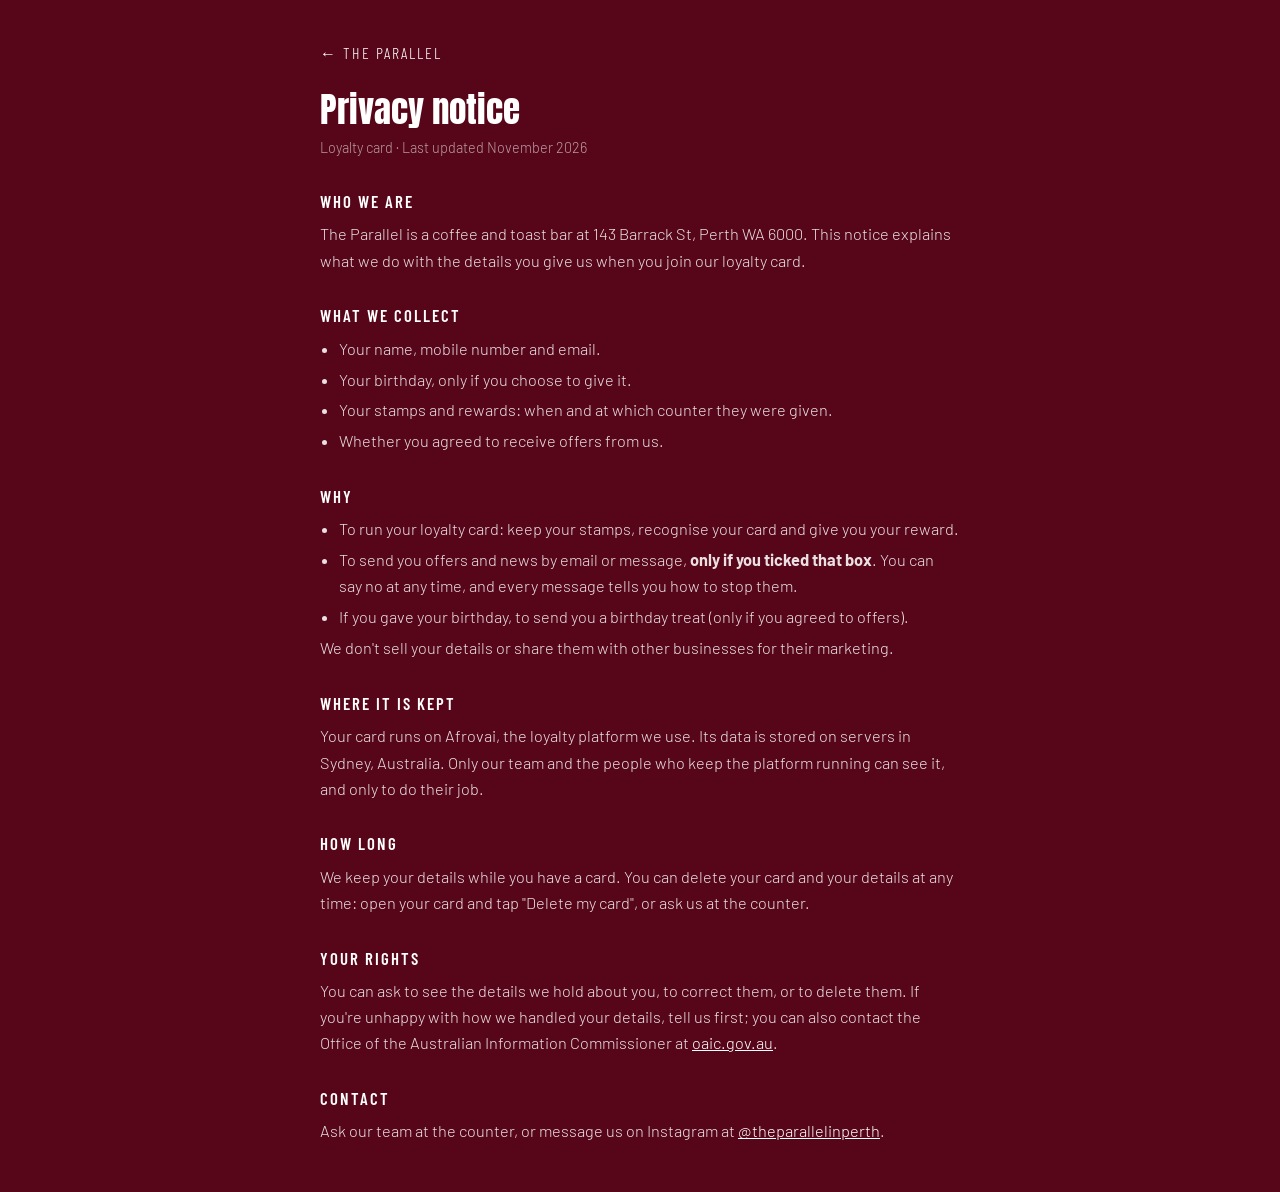
<file: privacy.html>
<!DOCTYPE html>
<html lang="en">
<head>
  <meta charset="UTF-8" />
  <meta name="viewport" content="width=device-width, initial-scale=1.0" />
  <title>The Parallel — Privacy</title>
  <meta name="description" content="How The Parallel looks after the details you give us for our loyalty card." />
  <meta name="theme-color" content="#560618" />
  <link rel="icon" type="image/png" href="images/icon-192.png" />
  <link rel="preconnect" href="https://fonts.googleapis.com" />
  <link rel="preconnect" href="https://fonts.gstatic.com" crossorigin />
  <link href="https://fonts.googleapis.com/css2?family=Anton&family=Barlow+Condensed:wght@600&family=Barlow:wght@300;400;500&display=swap" rel="stylesheet" />
  <style>
    *, *::before, *::after { box-sizing: border-box; margin: 0; padding: 0; }
    body { background: #560618; color: #fff; font-family: 'Barlow', sans-serif; font-weight: 300; line-height: 1.6; padding: 2.5rem 1.25rem 3rem; display: flex; justify-content: center; }
    main { width: 100%; max-width: 640px; }
    h1 { font-family: 'Anton', sans-serif; font-weight: 400; font-size: 2.2rem; line-height: 1.1; margin-bottom: .4rem; }
    h2 { font-family: 'Barlow Condensed', sans-serif; font-weight: 600; text-transform: uppercase; letter-spacing: .12em; font-size: 1.05rem; margin: 1.8rem 0 .4rem; }
    p, li { font-size: 1.02rem; color: rgba(255,255,255,.88); }
    ul { padding-left: 1.2rem; }
    li { margin-bottom: .3rem; }
    a { color: #fff; }
    .updated { color: rgba(255,255,255,.6); font-size: .9rem; }
    .back { display: inline-block; margin-bottom: 1.6rem; font-family: 'Barlow Condensed', sans-serif; text-transform: uppercase; letter-spacing: .12em; text-decoration: none; }
  </style>
</head>
<body>
  <main>
    <a class="back" href="hub.html">← The Parallel</a>
    <h1>Privacy notice</h1>
    <p class="updated">Loyalty card · Last updated November 2026</p>

    <h2>Who we are</h2>
    <p>The Parallel is a coffee and toast bar at 143 Barrack St, Perth WA 6000. This notice explains what we do with the details you give us when you join our loyalty card.</p>

    <h2>What we collect</h2>
    <ul>
      <li>Your name, mobile number and email.</li>
      <li>Your birthday, only if you choose to give it.</li>
      <li>Your stamps and rewards: when and at which counter they were given.</li>
      <li>Whether you agreed to receive offers from us.</li>
    </ul>

    <h2>Why</h2>
    <ul>
      <li>To run your loyalty card: keep your stamps, recognise your card and give you your reward.</li>
      <li>To send you offers and news by email or message, <strong>only if you ticked that box</strong>. You can say no at any time, and every message tells you how to stop them.</li>
      <li>If you gave your birthday, to send you a birthday treat (only if you agreed to offers).</li>
    </ul>
    <p>We don't sell your details or share them with other businesses for their marketing.</p>

    <h2>Where it is kept</h2>
    <p>Your card runs on Afrovai, the loyalty platform we use. Its data is stored on servers in Sydney, Australia. Only our team and the people who keep the platform running can see it, and only to do their job.</p>

    <h2>How long</h2>
    <p>We keep your details while you have a card. You can delete your card and your details at any time: open your card and tap "Delete my card", or ask us at the counter.</p>

    <h2>Your rights</h2>
    <p>You can ask to see the details we hold about you, to correct them, or to delete them. If you're unhappy with how we handled your details, tell us first; you can also contact the Office of the Australian Information Commissioner at <a href="https://www.oaic.gov.au" target="_blank" rel="noopener">oaic.gov.au</a>.</p>

    <h2>Contact</h2>
    <p>Ask our team at the counter, or message us on Instagram at <a href="https://www.instagram.com/theparallelinperth" target="_blank" rel="noopener">@theparallelinperth</a>.</p>
  </main>
</body>
</html>
</file>
